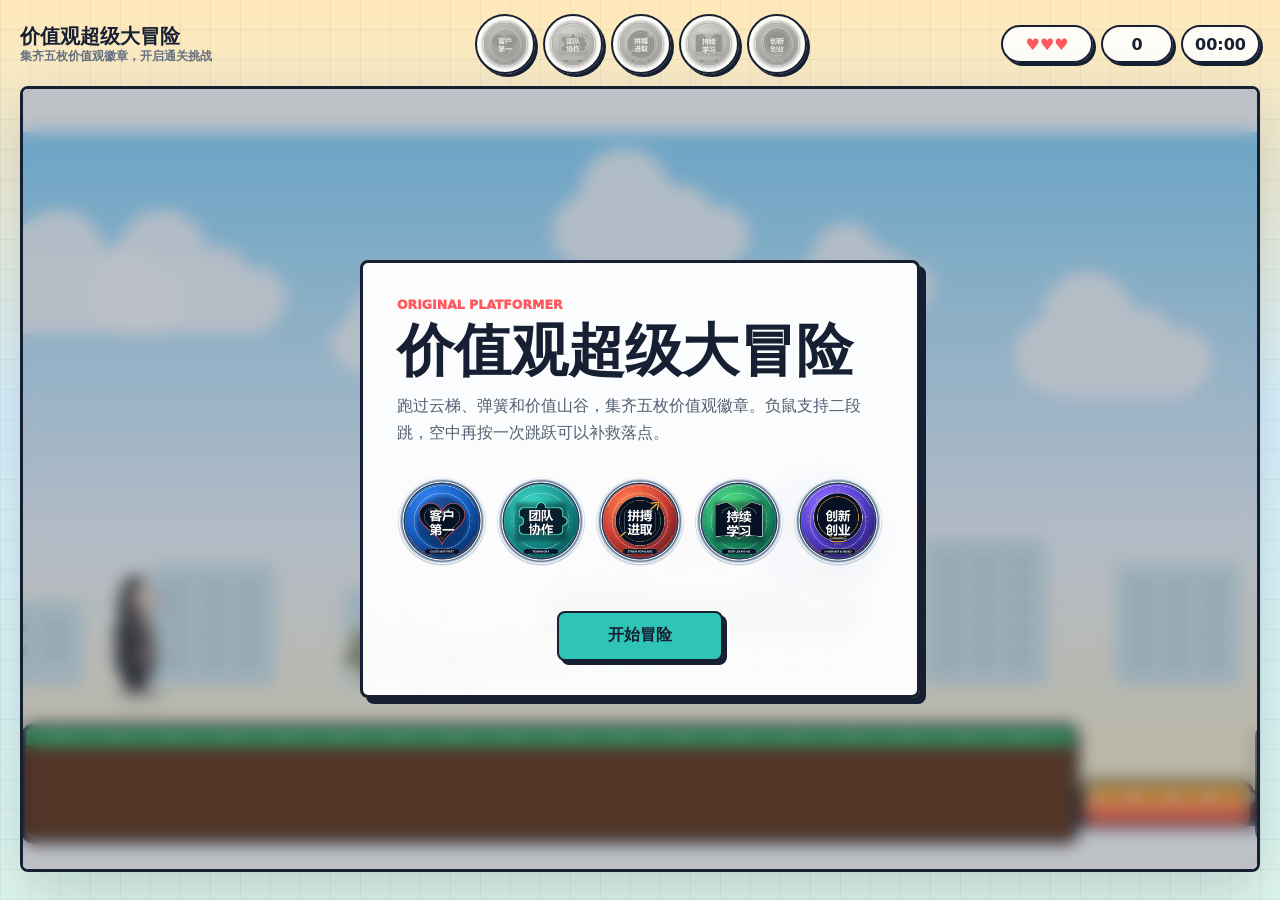
<file: index.html>
<!doctype html>
<html lang="zh-CN">
  <head>
    <meta charset="UTF-8" />
    <meta name="viewport" content="width=device-width, initial-scale=1.0, viewport-fit=cover, user-scalable=no" />
    <meta name="mobile-web-app-capable" content="yes" />
    <meta name="apple-mobile-web-app-capable" content="yes" />
    <meta name="apple-mobile-web-app-title" content="价值观超级大冒险" />
    <meta name="screen-orientation" content="landscape" />
    <meta name="x5-orientation" content="landscape" />
    <meta name="full-screen" content="yes" />
    <meta name="x5-fullscreen" content="true" />
    <meta name="browsermode" content="application" />
    <meta name="x5-page-mode" content="app" />
    <meta
      name="description"
      content="原创横版跳跃小游戏：操控负鼠穿过彩色关卡，收集五枚价值观徽章。"
    />
    <title>价值观超级大冒险</title>
    <link rel="preload" as="image" type="image/webp" href="assets/optimized/value-badges/客户第一.webp" />
    <link rel="preload" as="image" type="image/webp" href="assets/optimized/value-badges/团队协作.webp" />
    <link rel="preload" as="image" type="image/webp" href="assets/optimized/value-badges/拼搏进取.webp" />
    <link rel="preload" as="image" type="image/webp" href="assets/optimized/value-badges/持续学习.webp" />
    <link rel="preload" as="image" type="image/webp" href="assets/optimized/value-badges/创新创业.webp" />
    <link rel="preload" as="image" type="image/webp" href="assets/optimized/opossum-q-sprite.webp" />
    <link rel="stylesheet" href="styles.css?v=20260615-fast-webp1" />
    <script src="app.js?v=20260615-fast-webp1" defer></script>
  </head>
  <body>
    <main class="game-shell" aria-label="价值观超级大冒险">
      <header class="hud">
        <div class="brand">
          <div>
            <strong>价值观超级大冒险</strong>
            <span>集齐五枚价值观徽章，开启通关挑战</span>
          </div>
        </div>

        <div id="badgeRack" class="badge-rack" aria-label="价值观徽章"></div>

        <div class="meters" aria-label="当前状态">
          <span id="heartMeter" class="meter">♥♥♥</span>
          <span id="scoreMeter" class="meter">0</span>
          <span id="timeMeter" class="meter">00:00</span>
        </div>
      </header>

      <section class="stage-frame" aria-label="游戏舞台">
        <canvas id="gameCanvas" width="960" height="540"></canvas>
        <div id="toast" class="toast" role="status" aria-live="polite"></div>
        <div id="overlay" class="overlay is-visible">
          <div class="modal">
            <p class="eyebrow">ORIGINAL PLATFORMER</p>
            <h1 id="overlayTitle">价值观超级大冒险</h1>
            <p id="overlayText">跑过云梯、弹簧和价值山谷，集齐五枚价值观徽章。负鼠支持二段跳，空中再按一次跳跃可以补救落点。</p>
            <div id="overlayBadges" class="overlay-badges" aria-label="徽章清单"></div>
            <div id="overlayMeaning" class="meaning-panel" hidden></div>
            <div class="modal__actions">
              <button id="startButton" class="primary-button" type="button">开始冒险</button>
            </div>
          </div>
        </div>
      </section>

      <nav class="touch-controls" aria-label="触控操作">
        <button type="button" data-hold="left" aria-label="向左">←</button>
        <button type="button" data-tap="jump" aria-label="跳跃">↑</button>
        <button type="button" data-hold="right" aria-label="向右">→</button>
      </nav>
    </main>
    <div class="orientation-hint" aria-live="polite">
      <div>
        <strong>请横屏体验</strong>
        <span>价值观超级大冒险横屏游玩更顺手</span>
        <button id="orientationContinue" class="orientation-continue" type="button">已横屏，进入游戏</button>
      </div>
    </div>
  </body>
</html>
</file>
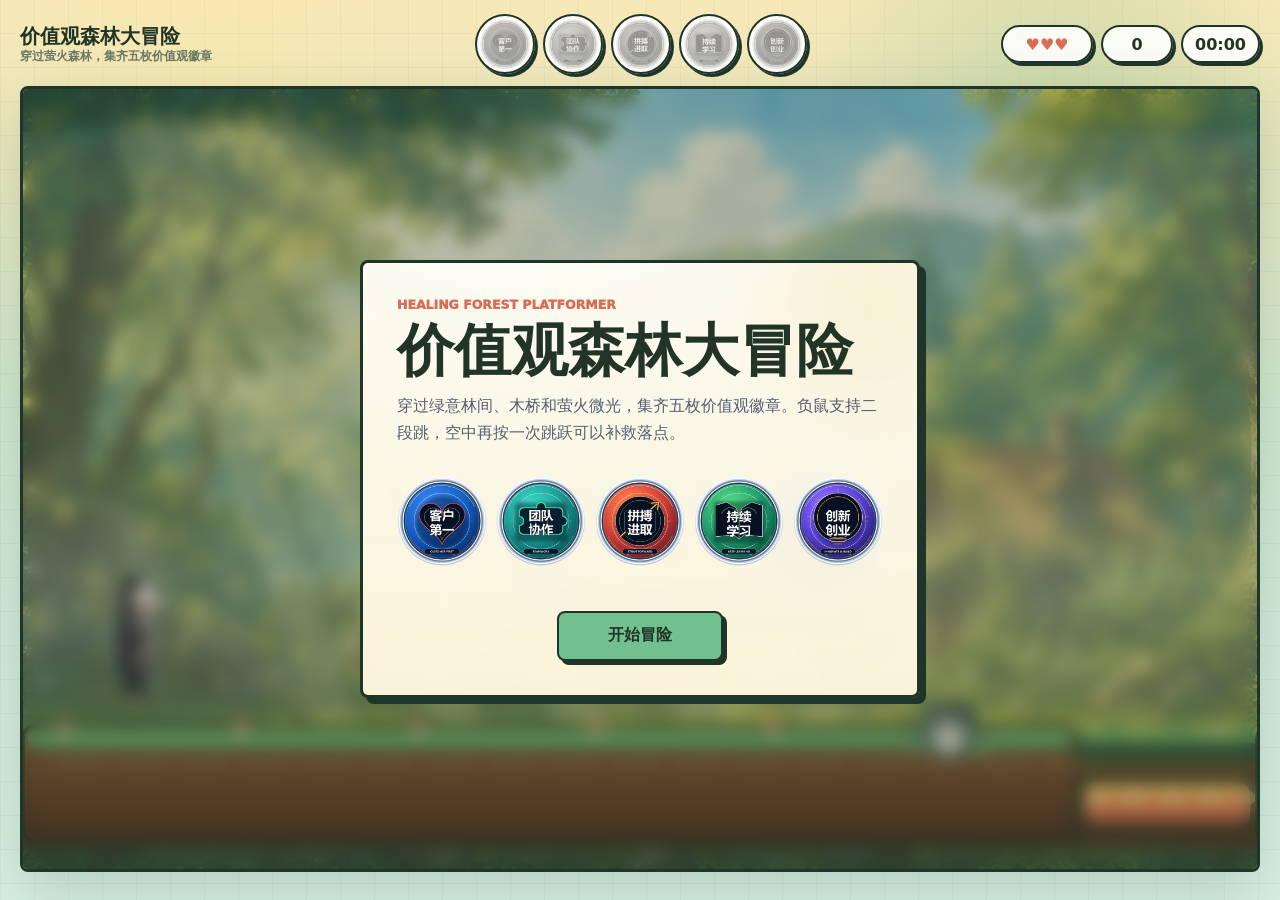
<file: forest/index.html>
<!doctype html>
<html lang="zh-CN">
  <head>
    <meta charset="UTF-8" />
    <meta name="viewport" content="width=device-width, initial-scale=1.0, viewport-fit=cover, user-scalable=no" />
    <meta name="mobile-web-app-capable" content="yes" />
    <meta name="apple-mobile-web-app-capable" content="yes" />
    <meta name="apple-mobile-web-app-title" content="价值观森林大冒险" />
    <meta name="screen-orientation" content="landscape" />
    <meta name="x5-orientation" content="landscape" />
    <meta name="full-screen" content="yes" />
    <meta name="x5-fullscreen" content="true" />
    <meta name="browsermode" content="application" />
    <meta name="x5-page-mode" content="app" />
    <meta
      name="description"
      content="原创横版跳跃小游戏：操控负鼠穿过治愈森林、萤火微光和林间小屋，收集五枚价值观徽章。"
    />
    <title>价值观森林大冒险</title>
    <link rel="preload" as="image" type="image/webp" href="assets/optimized/value-badges/客户第一.webp" />
    <link rel="preload" as="image" type="image/webp" href="assets/optimized/value-badges/团队协作.webp" />
    <link rel="preload" as="image" type="image/webp" href="assets/optimized/value-badges/拼搏进取.webp" />
    <link rel="preload" as="image" type="image/webp" href="assets/optimized/value-badges/持续学习.webp" />
    <link rel="preload" as="image" type="image/webp" href="assets/optimized/value-badges/创新创业.webp" />
    <link rel="preload" as="image" type="image/webp" href="assets/optimized/opossum-q-sprite.webp" />
    <link rel="preload" as="image" type="image/webp" href="assets/backgrounds/healing-forest-bg.webp" />
    <link rel="stylesheet" href="styles.css?v=20260622-forest5" />
    <script src="app.js?v=20260622-forest5" defer></script>
  </head>
  <body>
    <main class="game-shell" aria-label="价值观森林大冒险">
      <header class="hud">
        <div class="brand">
          <div>
            <strong>价值观森林大冒险</strong>
            <span>穿过萤火森林，集齐五枚价值观徽章</span>
          </div>
        </div>

        <div id="badgeRack" class="badge-rack" aria-label="价值观徽章"></div>

        <div class="meters" aria-label="当前状态">
          <span id="heartMeter" class="meter">♥♥♥</span>
          <span id="scoreMeter" class="meter">0</span>
          <span id="timeMeter" class="meter">00:00</span>
        </div>
      </header>

      <section class="stage-frame" aria-label="游戏舞台">
        <canvas id="gameCanvas" width="960" height="540"></canvas>
        <div id="toast" class="toast" role="status" aria-live="polite"></div>
        <div id="overlay" class="overlay is-visible">
          <div class="modal">
            <p class="eyebrow">HEALING FOREST PLATFORMER</p>
            <h1 id="overlayTitle">价值观森林大冒险</h1>
            <p id="overlayText">穿过绿意林间、木桥和萤火微光，集齐五枚价值观徽章。负鼠支持二段跳，空中再按一次跳跃可以补救落点。</p>
            <div id="overlayBadges" class="overlay-badges" aria-label="徽章清单"></div>
            <div id="overlayMeaning" class="meaning-panel" hidden></div>
            <div class="modal__actions">
              <button id="startButton" class="primary-button" type="button">开始冒险</button>
            </div>
          </div>
        </div>
      </section>

      <nav class="touch-controls" aria-label="触控操作">
        <button type="button" data-hold="left" aria-label="向左">←</button>
        <button type="button" data-tap="jump" aria-label="跳跃">↑</button>
        <button type="button" data-hold="right" aria-label="向右">→</button>
      </nav>
    </main>
    <div class="orientation-hint" aria-live="polite">
      <div>
        <strong>请横屏体验</strong>
        <span>价值观森林大冒险横屏游玩更顺手</span>
        <button id="orientationContinue" class="orientation-continue" type="button">已横屏，进入游戏</button>
      </div>
    </div>
  </body>
</html>
</file>
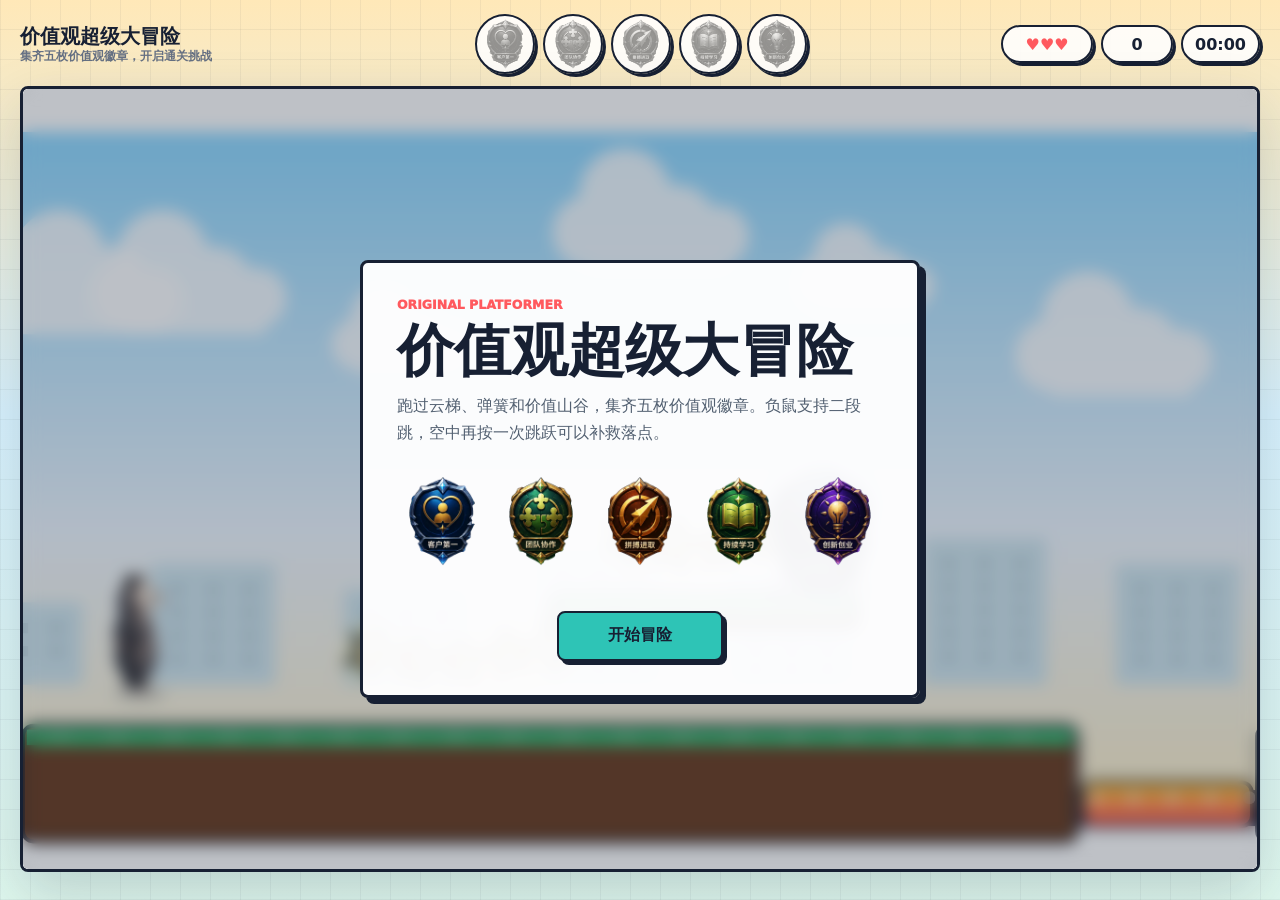
<file: new/index.html>
<!doctype html>
<html lang="zh-CN">
  <head>
    <meta charset="UTF-8" />
    <meta name="viewport" content="width=device-width, initial-scale=1.0, viewport-fit=cover, user-scalable=no" />
    <meta name="mobile-web-app-capable" content="yes" />
    <meta name="apple-mobile-web-app-capable" content="yes" />
    <meta name="apple-mobile-web-app-title" content="价值观超级大冒险" />
    <meta
      name="description"
      content="原创横版跳跃小游戏：操控负鼠穿过彩色关卡，收集五枚价值观徽章。"
    />
    <title>价值观超级大冒险</title>
    <link rel="preload" as="image" href="assets/optimized-new-badges/01_客户第一.webp" type="image/webp" />
    <link rel="preload" as="image" href="assets/optimized-new-badges/02_团队协作.webp" type="image/webp" />
    <link rel="preload" as="image" href="assets/optimized-new-badges/03_拼搏进取.webp" type="image/webp" />
    <link rel="preload" as="image" href="assets/optimized-new-badges/04_持续学习.webp" type="image/webp" />
    <link rel="preload" as="image" href="assets/optimized-new-badges/05_创新创业.webp" type="image/webp" />
    <link rel="preload" as="image" href="assets/opossum-q-sprite.webp" type="image/webp" />
    <link rel="stylesheet" href="styles.css?v=new-fast-assets1" />
    <script src="app.js?v=new-fast-assets1" defer></script>
  </head>
  <body>
    <main class="game-shell" aria-label="价值观超级大冒险">
      <header class="hud">
        <div class="brand">
          <div>
            <strong>价值观超级大冒险</strong>
            <span>集齐五枚价值观徽章，开启通关挑战</span>
          </div>
        </div>

        <div id="badgeRack" class="badge-rack" aria-label="价值观徽章"></div>

        <div class="meters" aria-label="当前状态">
          <span id="heartMeter" class="meter">♥♥♥</span>
          <span id="scoreMeter" class="meter">0</span>
          <span id="timeMeter" class="meter">00:00</span>
        </div>
      </header>

      <section class="stage-frame" aria-label="游戏舞台">
        <canvas id="gameCanvas" width="960" height="540"></canvas>
        <div id="toast" class="toast" role="status" aria-live="polite"></div>
        <div id="overlay" class="overlay is-visible">
          <div class="modal">
            <p class="eyebrow">ORIGINAL PLATFORMER</p>
            <h1 id="overlayTitle">价值观超级大冒险</h1>
            <p id="overlayText">跑过云梯、弹簧和价值山谷，集齐五枚价值观徽章。负鼠支持二段跳，空中再按一次跳跃可以补救落点。</p>
            <div id="overlayBadges" class="overlay-badges" aria-label="徽章清单"></div>
            <div id="overlayMeaning" class="meaning-panel" hidden></div>
            <div class="modal__actions">
              <button id="startButton" class="primary-button" type="button">开始冒险</button>
            </div>
          </div>
        </div>
      </section>

      <nav class="touch-controls" aria-label="触控操作">
        <button type="button" data-hold="left" aria-label="向左">←</button>
        <button type="button" data-tap="jump" aria-label="跳跃">↑</button>
        <button type="button" data-hold="right" aria-label="向右">→</button>
      </nav>
    </main>
    <div class="orientation-hint" aria-live="polite">
      <div>
        <strong>请横屏体验</strong>
        <span>价值观超级大冒险横屏游玩更顺手</span>
      </div>
    </div>
  </body>
</html>
</file>
<file: styles.css>
:root {
  color-scheme: light;
  --ink: #172033;
  --muted: #657083;
  --paper: #fffaf0;
  --surface: #ffffff;
  --line: #172033;
  --red: #ff595e;
  --blue: #1982c4;
  --teal: #2ec4b6;
  --yellow: #ffca3a;
  --purple: #6a4c93;
  --shadow: 0 22px 58px rgba(23, 32, 51, 0.18);
  --hard-shadow: 6px 6px 0 var(--line);
  --radius: 8px;
  font-family:
    "PingFang SC", "Microsoft YaHei", "Noto Sans CJK SC", system-ui, -apple-system, BlinkMacSystemFont,
    sans-serif;
}

* {
  box-sizing: border-box;
}

html,
body {
  min-height: 100%;
  margin: 0;
}

body {
  overflow: hidden;
  color: var(--ink);
  background:
    linear-gradient(90deg, rgba(23, 32, 51, 0.05) 1px, transparent 1px),
    linear-gradient(0deg, rgba(23, 32, 51, 0.05) 1px, transparent 1px),
    linear-gradient(180deg, #ffe8b8 0%, #d8f3ff 46%, #dff8ee 100%);
  background-size: 30px 30px, 30px 30px, auto;
}

button {
  appearance: none;
  -webkit-appearance: none;
  font: inherit;
  color: inherit;
  cursor: pointer;
  outline: none;
  -webkit-user-drag: none;
  -webkit-tap-highlight-color: transparent;
  caret-color: transparent;
}

button:focus,
button:focus-visible {
  outline: none;
}

h1,
p {
  margin: 0;
}

.game-shell {
  display: grid;
  grid-template-rows: auto minmax(0, 1fr) auto;
  width: min(1240px, calc(100vw - 24px));
  height: 100vh;
  margin: 0 auto;
  padding: 14px 0 16px;
  gap: 12px;
  min-width: 0;
}

.hud {
  display: grid;
  grid-template-columns: auto minmax(0, 1fr) auto;
  gap: 14px;
  align-items: center;
  min-width: 0;
}

.brand {
  display: inline-flex;
  align-items: center;
  min-width: 260px;
}

.brand strong,
.brand span {
  display: block;
  line-height: 1.2;
  white-space: nowrap;
}

.brand strong {
  font-size: 1.24rem;
  letter-spacing: 0;
}

.brand span {
  color: var(--muted);
  font-size: 0.76rem;
  font-weight: 800;
}

.badge-rack,
.meters {
  display: flex;
  flex-wrap: wrap;
  gap: 8px;
  align-items: center;
}

.badge-rack {
  justify-content: center;
}

.meters {
  justify-content: flex-end;
}

.badge-chip,
.meter {
  display: inline-flex;
  align-items: center;
  min-height: 38px;
  border: 2px solid var(--line);
  border-radius: 999px;
  background: rgba(255, 255, 255, 0.88);
  box-shadow: 3px 3px 0 var(--line);
  font-weight: 900;
}

.badge-chip {
  justify-content: center;
  padding: 3px;
  color: rgba(23, 32, 51, 0.54);
}

.badge-chip b {
  display: grid;
  width: 50px;
  height: 50px;
  place-items: center;
  border: 0;
  border-radius: 0;
  background: transparent;
  font-size: 0.83rem;
}

.badge-chip.is-collected {
  color: var(--ink);
  background: color-mix(in srgb, var(--badge-color) 28%, white);
}

.badge-chip.is-collected b {
  background: transparent;
  color: #ffffff;
}

.badge-chip img,
.overlay-badges img {
  width: 100%;
  height: 100%;
  object-fit: contain;
  transform: none;
}

.badge-chip img {
  opacity: 0.46;
  filter: grayscale(1) saturate(0) brightness(0.92) contrast(0.9);
  transition:
    filter 0.22s ease,
    opacity 0.22s ease,
    transform 0.22s ease;
}

.badge-chip.is-collected img {
  opacity: 1;
  filter: none;
  transform: scale(1.06);
}

.meter {
  justify-content: center;
  min-width: 72px;
  padding: 0 12px;
}

#heartMeter {
  min-width: 92px;
  color: var(--red);
}

.stage-frame {
  position: relative;
  display: grid;
  place-items: center;
  overflow: hidden;
  width: 100%;
  min-width: 0;
  min-height: 0;
  border: 3px solid var(--line);
  border-radius: var(--radius);
  background: #ffffff;
  box-shadow: var(--shadow);
}

canvas {
  display: block;
  width: 100%;
  max-width: 100%;
  height: 100%;
  max-height: 100%;
  aspect-ratio: 16 / 9;
}

.toast {
  position: absolute;
  left: 50%;
  top: 18px;
  z-index: 3;
  transform: translate(-50%, -12px);
  max-width: min(520px, calc(100% - 32px));
  border: 2px solid var(--line);
  border-radius: 999px;
  padding: 9px 16px;
  background: #ffffff;
  box-shadow: var(--hard-shadow);
  font-weight: 950;
  text-align: center;
  opacity: 0;
  pointer-events: none;
  transition:
    opacity 0.18s ease,
    transform 0.18s ease;
}

.toast.is-visible {
  opacity: 1;
  transform: translate(-50%, 0);
}

.overlay {
  position: absolute;
  inset: 0;
  z-index: 4;
  display: none;
  place-items: center;
  padding: 18px;
  overflow: hidden;
  background: rgba(23, 32, 51, 0.28);
  backdrop-filter: blur(8px);
}

.overlay.is-visible {
  display: grid;
}

.modal {
  width: min(560px, 100%);
  max-width: 100%;
  min-width: 0;
  max-height: 100%;
  border: 3px solid var(--line);
  border-radius: var(--radius);
  padding: clamp(20px, 4vw, 34px);
  background: rgba(255, 255, 255, 0.96);
  box-shadow: var(--hard-shadow);
  overflow: auto;
}

.overlay.is-complete .modal {
  width: min(860px, 100%);
  padding: clamp(18px, 3vw, 28px);
}

.eyebrow {
  margin-bottom: 10px;
  color: var(--red);
  font-size: 0.78rem;
  font-weight: 950;
  letter-spacing: 0;
}

.modal h1 {
  font-size: clamp(2.1rem, 5.6vw, 3.55rem);
  line-height: 1.02;
  white-space: nowrap;
  word-break: keep-all;
}

.modal p:not(.eyebrow) {
  margin-top: 12px;
  color: #526071;
  line-height: 1.7;
  overflow-wrap: anywhere;
}

.overlay-badges {
  display: grid;
  grid-template-columns: repeat(5, minmax(0, 1fr));
  gap: 8px;
  margin-top: 18px;
}

.overlay-badges span {
  display: grid;
  gap: 6px;
  min-height: 112px;
  place-items: center;
  border: 0;
  border-radius: var(--radius);
  padding: 0;
  background: transparent;
  font-size: 0.76rem;
  font-weight: 900;
  text-align: center;
  overflow-wrap: anywhere;
}

.overlay-badges b {
  display: grid;
  width: 90px;
  height: 90px;
  place-items: center;
  border: 0;
  border-radius: 0;
  background: transparent;
  color: #ffffff;
}

.overlay-badges strong,
.overlay-badges small {
  display: none;
}

.overlay.is-complete .overlay-badges {
  grid-template-columns: repeat(5, minmax(0, 1fr));
}

.overlay.is-complete .overlay-badges span {
  min-height: 106px;
  align-content: center;
  background: transparent;
}

.overlay.is-complete .overlay-badges b {
  width: 96px;
  height: 96px;
  background: transparent;
}

.overlay.is-complete .overlay-badges strong,
.overlay.is-complete .overlay-badges small {
  display: block;
}

.overlay.is-complete .overlay-badges small {
  color: var(--muted);
  font-size: 0.72rem;
  line-height: 1.35;
}

.meaning-panel {
  display: grid;
  gap: 12px;
  margin-top: 14px;
}

.achievement-card {
  display: grid;
  grid-template-columns: auto minmax(0, 1fr);
  gap: 14px;
  align-items: start;
  padding: 14px 0 0;
  border-top: 2px solid rgba(23, 32, 51, 0.16);
}

.achievement-card__seal {
  display: grid;
  width: 54px;
  height: 54px;
  place-items: center;
  border: 3px solid var(--line);
  border-radius: 50%;
  background: var(--teal);
  box-shadow: 4px 4px 0 var(--line);
  color: #ffffff;
  font-size: 1.8rem;
  font-weight: 950;
}

.achievement-card__label {
  margin: 0 0 5px;
  color: var(--red);
  font-size: 0.74rem;
  font-weight: 950;
  letter-spacing: 0;
}

.achievement-card h2 {
  margin: 0;
  font-size: 1.28rem;
  line-height: 1.2;
}

.completion-stats {
  display: grid;
  grid-template-columns: repeat(3, minmax(0, 1fr));
  gap: 10px;
}

.completion-stats span {
  display: grid;
  gap: 5px;
  align-content: center;
  min-height: 76px;
  border: 2px solid var(--line);
  border-radius: var(--radius);
  padding: 10px;
  background: #fffaf0;
  box-shadow: 3px 3px 0 var(--line);
  text-align: center;
}

.completion-stats b {
  font-size: 1.12rem;
  line-height: 1.12;
  overflow-wrap: anywhere;
}

.completion-stats small {
  color: var(--muted);
  font-size: 0.76rem;
  font-weight: 900;
}

.value-actions {
  display: grid;
  gap: 8px;
  padding: 14px 0 0;
  border-top: 2px solid rgba(23, 32, 51, 0.16);
}

.value-actions p {
  margin: 0;
  color: var(--ink);
  font-weight: 950;
}

.value-actions ul {
  display: grid;
  gap: 7px;
  margin: 0;
  padding: 0;
  list-style: none;
}

.value-actions li {
  position: relative;
  padding-left: 18px;
  color: #526071;
  line-height: 1.48;
}

.value-actions li::before {
  content: "";
  position: absolute;
  left: 0;
  top: 0.62em;
  width: 8px;
  height: 8px;
  border: 2px solid var(--line);
  border-radius: 50%;
  background: var(--yellow);
}

.modal__actions {
  display: flex;
  flex-wrap: wrap;
  gap: 10px;
  justify-content: center;
  margin-top: 20px;
}

.overlay.is-complete .modal__actions {
  position: sticky;
  bottom: 0;
  z-index: 2;
  margin-top: 14px;
  padding-top: 12px;
  border-top: 2px solid rgba(23, 32, 51, 0.16);
  background: linear-gradient(180deg, rgba(255, 255, 255, 0.86), #ffffff 32%);
}

.primary-button {
  min-width: 166px;
  min-height: 50px;
  border: 2px solid var(--line);
  border-radius: var(--radius);
  padding: 0 18px;
  box-shadow: 4px 4px 0 var(--line);
  font-weight: 950;
  transition:
    transform 0.16s ease,
    box-shadow 0.16s ease;
}

.primary-button {
  background: var(--teal);
}

.primary-button:disabled {
  cursor: wait;
  opacity: 0.72;
  transform: none;
  box-shadow: 4px 4px 0 var(--line);
}

.primary-button:hover,
.touch-controls button:hover {
  transform: translate(-2px, -2px);
  box-shadow: 6px 6px 0 var(--line);
}

.primary-button:disabled:hover {
  transform: none;
  box-shadow: 4px 4px 0 var(--line);
}

.touch-controls {
  display: none;
  grid-template-columns: repeat(3, 58px);
  justify-content: center;
  gap: 12px;
}

.touch-controls button {
  height: 54px;
  border: 2px solid var(--line);
  border-radius: var(--radius);
  background: rgba(255, 255, 255, 0.92);
  box-shadow: 4px 4px 0 var(--line);
  font-size: 1.35rem;
  font-weight: 950;
}

.orientation-hint {
  display: none;
}

@media (max-width: 980px) {
  .game-shell {
    width: min(calc(100vw - 14px), 760px);
    padding-top: 8px;
  }

  .hud {
    grid-template-columns: 1fr;
  }

  .brand,
  .badge-rack,
  .meters {
    justify-content: center;
  }

  .brand {
    min-width: 0;
  }

  .touch-controls {
    display: grid;
  }
}

@media (max-width: 620px) {
  body {
    overflow: auto;
  }

  .game-shell {
    height: 100svh;
  }

  .brand span,
  .badge-chip span {
    display: none;
  }

  .badge-rack {
    gap: 6px;
  }

  .badge-chip {
    padding: 3px;
  }

  .badge-chip b {
    width: 36px;
    height: 36px;
  }

  .overlay-badges {
    grid-template-columns: repeat(2, minmax(0, 1fr));
  }

  .overlay.is-complete .overlay-badges,
  .completion-stats {
    grid-template-columns: 1fr;
  }

  .achievement-card {
    grid-template-columns: 1fr;
    gap: 10px;
  }

  .achievement-card__seal {
    width: 48px;
    height: 48px;
    font-size: 1.35rem;
  }

  .modal {
    max-height: calc(100% - 18px);
    overflow: auto;
    padding: 18px;
  }

  .modal h1 {
    font-size: clamp(1.86rem, 9vw, 2.35rem);
  }

  .modal p:not(.eyebrow) {
    line-height: 1.55;
  }

  .modal__actions,
  .primary-button {
    width: 100%;
  }

  .primary-button {
    min-height: 46px;
  }

  .overlay-badges {
    gap: 8px;
    margin-top: 14px;
  }

  .overlay-badges span {
    min-height: 96px;
    font-size: 0.72rem;
  }

  .overlay.is-complete .overlay-badges span {
    min-height: 118px;
  }

  .overlay-badges b {
    width: 78px;
    height: 78px;
  }

  .overlay.is-complete .overlay-badges b {
    width: 96px;
    height: 96px;
  }
}

@media (pointer: coarse) {
  *,
  *::before,
  *::after {
    -webkit-user-select: none;
    user-select: none;
    -webkit-touch-callout: none;
  }

  ::selection {
    background: transparent;
  }

  html,
  body {
    width: 100%;
    height: var(--app-height, 100dvh);
    overflow: hidden;
    overscroll-behavior: none;
  }

  body {
    position: fixed;
    inset: 0;
    touch-action: none;
    user-select: none;
    -webkit-tap-highlight-color: transparent;
  }

  button,
  canvas {
    touch-action: none;
    user-select: none;
  }

  .game-shell {
    grid-template-rows: auto minmax(0, 1fr);
    width: 100vw;
    height: var(--app-height, 100dvh);
    min-height: 0;
  }

  .overlay {
    position: fixed;
    inset: 0;
    z-index: 20;
    padding:
      max(8px, env(safe-area-inset-top))
      max(8px, env(safe-area-inset-right))
      max(8px, env(safe-area-inset-bottom))
      max(8px, env(safe-area-inset-left));
  }

  .modal {
    width: min(720px, calc(100vw - 20px));
    max-height: calc(var(--app-height, 100dvh) - 18px);
    padding: clamp(12px, 3vh, 18px);
    overflow: auto;
    -webkit-overflow-scrolling: touch;
  }

  .eyebrow {
    margin-bottom: 6px;
    font-size: 0.68rem;
  }

  .modal h1 {
    font-size: clamp(1.5rem, 5.2vh, 2.05rem);
    line-height: 1.04;
  }

  .modal p:not(.eyebrow) {
    margin-top: 8px;
    font-size: 0.86rem;
    line-height: 1.42;
  }

  .overlay-badges {
    gap: 5px;
    margin-top: 10px;
  }

  .overlay-badges span {
    min-height: 58px;
  }

  .overlay-badges b {
    width: clamp(44px, 11vh, 64px);
    height: clamp(44px, 11vh, 64px);
  }

  .overlay.is-complete .modal {
    width: min(780px, calc(100vw - 20px));
  }

  .overlay.is-complete .overlay-badges span {
    min-height: 62px;
  }

  .overlay.is-complete .overlay-badges b {
    width: clamp(48px, 11vh, 68px);
    height: clamp(48px, 11vh, 68px);
  }

  .achievement-card {
    gap: 10px;
    padding-top: 10px;
  }

  .achievement-card__seal {
    width: 44px;
    height: 44px;
    font-size: 1.28rem;
  }

  .achievement-card h2 {
    font-size: 1.05rem;
  }

  .completion-stats {
    gap: 6px;
  }

  .completion-stats span {
    min-height: 54px;
    padding: 7px;
  }

  .completion-stats b {
    font-size: 0.94rem;
  }

  .completion-stats small,
  .value-actions li {
    font-size: 0.72rem;
  }

  .modal__actions {
    margin-top: 10px;
  }

  .overlay.is-complete .modal__actions {
    position: static;
    margin-top: 8px;
    padding-top: 8px;
    background: transparent;
  }

  .primary-button {
    min-width: 138px;
    min-height: 40px;
    padding: 0 14px;
  }

  .touch-controls {
    position: fixed;
    z-index: 12;
    left: 0;
    right: 0;
    bottom: max(10px, env(safe-area-inset-bottom));
    pointer-events: none;
  }

  .touch-controls button {
    pointer-events: auto;
    border-radius: 12px;
    background: rgba(255, 255, 255, 0.88);
    backdrop-filter: blur(8px);
  }

  .primary-button:hover,
  .touch-controls button:hover {
    transform: none;
  }

  body.has-overlay .touch-controls {
    display: none;
  }

  body.is-loading-assets .touch-controls {
    display: none;
  }
}

@media (pointer: coarse) {
  .game-shell {
    padding:
      max(4px, env(safe-area-inset-top))
      max(8px, env(safe-area-inset-right))
      max(6px, env(safe-area-inset-bottom))
      max(8px, env(safe-area-inset-left));
    gap: 5px;
  }

  .hud {
    grid-template-columns: minmax(132px, 0.85fr) minmax(0, 1.15fr) auto;
    gap: 7px;
  }

  .brand {
    min-width: 0;
  }

  .brand strong {
    font-size: clamp(0.86rem, 3.3vh, 1.06rem);
  }

  .brand span {
    display: none;
  }

  .badge-rack {
    gap: 4px;
  }

  .badge-chip {
    min-height: 28px;
    padding: 2px;
    box-shadow: 2px 2px 0 var(--line);
  }

  .badge-chip b {
    width: clamp(28px, 8.5vh, 42px);
    height: clamp(28px, 8.5vh, 42px);
  }

  .meters {
    gap: 5px;
  }

  .meter {
    min-width: 56px;
    min-height: 28px;
    padding: 0 8px;
    box-shadow: 2px 2px 0 var(--line);
    font-size: clamp(0.78rem, 3vh, 0.9rem);
  }

  #heartMeter {
    min-width: 68px;
  }

  .stage-frame {
    align-self: stretch;
    justify-self: center;
    width: auto;
    max-width: 100%;
    height: 100%;
    min-height: 0;
    aspect-ratio: 16 / 9;
    border-width: 2px;
  }

  .touch-controls {
    display: grid;
    grid-template-columns:
      clamp(58px, 13vh, 78px)
      clamp(58px, 13vh, 78px)
      minmax(52px, 1fr)
      clamp(72px, 16vh, 96px);
    align-items: end;
    gap: clamp(8px, 2vw, 14px);
    padding: 0 max(12px, env(safe-area-inset-right)) 0 max(12px, env(safe-area-inset-left));
  }

  .touch-controls button {
    width: 100%;
    height: clamp(48px, 12vh, 68px);
    font-size: clamp(1.2rem, 5vh, 1.8rem);
  }

  .touch-controls [data-hold="left"] {
    grid-column: 1;
  }

  .touch-controls [data-hold="right"] {
    grid-column: 2;
  }

  .touch-controls [data-tap="jump"] {
    grid-column: 4;
    height: clamp(56px, 14vh, 78px);
    background: rgba(46, 196, 182, 0.92);
  }

  .overlay.is-complete .modal {
    display: grid;
    position: relative;
    grid-template-columns: minmax(0, 1fr) auto;
    grid-template-areas:
      "eyebrow actions"
      "title actions"
      "intro intro"
      "badges badges"
      "meaning meaning";
    align-content: start;
    gap: 5px 14px;
    width: min(920px, calc(100vw - 36px));
    max-height: calc(var(--app-height, 100dvh) - 26px);
    padding: 10px 18px 12px;
    overflow: hidden;
  }

  .overlay.is-complete .eyebrow {
    grid-area: eyebrow;
    margin-bottom: 0;
  }

  .overlay.is-complete .modal h1 {
    grid-area: title;
    font-size: clamp(1.4rem, 5.2vh, 1.95rem);
  }

  .overlay.is-complete #overlayText {
    grid-area: intro;
    margin-top: 0;
    font-size: clamp(0.72rem, 2.45vh, 0.82rem);
    line-height: 1.24;
  }

  .overlay.is-complete .overlay-badges {
    grid-area: badges;
    width: min(620px, 100%);
    justify-self: center;
    gap: clamp(6px, 2vw, 18px);
    margin: 0;
  }

  .overlay.is-complete .overlay-badges span {
    min-height: 42px;
  }

  .overlay.is-complete .overlay-badges b {
    width: clamp(38px, 9vh, 52px);
    height: clamp(38px, 9vh, 52px);
  }

  .overlay.is-complete .meaning-panel {
    grid-area: meaning;
    display: grid;
    grid-template-columns: minmax(0, 1.05fr) minmax(260px, 0.95fr);
    gap: 12px;
    align-items: stretch;
    margin-top: 0;
  }

  .overlay.is-complete .achievement-card {
    grid-template-columns: auto minmax(0, 1fr);
    gap: 10px;
    align-content: center;
    padding-top: 0;
    border-top: 0;
  }

  .overlay.is-complete .achievement-card__seal {
    width: 34px;
    height: 34px;
    border-width: 2px;
    box-shadow: 2px 2px 0 var(--line);
    font-size: 1.12rem;
  }

  .overlay.is-complete .achievement-card__label {
    margin-bottom: 2px;
    font-size: 0.62rem;
  }

  .overlay.is-complete .achievement-card h2 {
    font-size: clamp(0.92rem, 2.8vh, 1.06rem);
  }

  .overlay.is-complete .achievement-card p:not(.achievement-card__label) {
    margin-top: 4px;
    font-size: clamp(0.62rem, 2.05vh, 0.72rem);
    line-height: 1.26;
  }

  .overlay.is-complete .completion-stats {
    gap: 5px;
    align-self: center;
  }

  .overlay.is-complete .completion-stats span {
    min-height: 38px;
    padding: 4px;
    box-shadow: 2px 2px 0 var(--line);
  }

  .overlay.is-complete .completion-stats b {
    font-size: 0.72rem;
  }

  .overlay.is-complete .completion-stats small {
    font-size: 0.58rem;
  }

  .overlay.is-complete .value-actions {
    display: none;
  }

  .overlay.is-complete .modal__actions {
    grid-area: actions;
    align-self: center;
    justify-self: end;
    margin: 0;
    padding: 0;
    border-top: 0;
  }

  .overlay.is-complete .primary-button {
    min-height: 40px;
    min-width: 128px;
  }

  .orientation-hint {
    display: none;
  }
}

body.is-portrait-phone .game-shell {
  display: none;
}

body.is-forced-landscape {
  width: 100vw;
  height: var(--app-height, 100dvh);
  overflow: hidden;
}

body.is-forced-landscape .game-shell {
  position: fixed;
  top: 0;
  left: 100vw;
  display: grid;
  width: var(--app-height, 100dvh);
  height: 100vw;
  transform: rotate(90deg);
  transform-origin: top left;
}

body.is-forced-landscape .orientation-hint {
  display: none;
}

body.is-forced-landscape .overlay {
  position: absolute;
  inset: 0;
  padding: 6px;
}

body.is-forced-landscape .overlay.is-complete .modal {
  display: grid;
  grid-template-columns: minmax(0, 1fr) auto;
  grid-template-rows: auto auto auto minmax(0, 1fr);
  grid-template-areas:
    "title actions"
    "intro intro"
    "badges badges"
    "meaning meaning";
  align-content: start;
  gap: 4px 8px;
  width: calc(100% - 12px);
  height: calc(100% - 12px);
  max-height: calc(100% - 12px);
  padding: 8px 10px;
  overflow: hidden;
}

body.is-forced-landscape .overlay.is-complete .eyebrow {
  display: none;
}

body.is-forced-landscape .overlay.is-complete .modal h1 {
  grid-area: title;
  font-size: clamp(1rem, 4vh, 1.28rem);
  line-height: 1.08;
}

body.is-forced-landscape .overlay.is-complete #overlayText {
  grid-area: intro;
  margin-top: 0;
  font-size: clamp(0.58rem, 2.05vh, 0.7rem);
  line-height: 1.28;
}

body.is-forced-landscape .overlay.is-complete .overlay-badges {
  grid-area: badges;
  grid-template-columns: repeat(5, minmax(0, 1fr));
  gap: 6px;
  margin: 0;
}

body.is-forced-landscape .overlay.is-complete .overlay-badges span {
  min-height: 34px;
}

body.is-forced-landscape .overlay.is-complete .overlay-badges b {
  width: clamp(32px, 8.2vh, 44px);
  height: clamp(32px, 8.2vh, 44px);
}

body.is-forced-landscape .overlay.is-complete .meaning-panel {
  grid-area: meaning;
  display: grid;
  grid-template-columns: minmax(0, 1fr) minmax(190px, 0.82fr);
  gap: 8px;
  margin-top: 0;
  min-height: 0;
  overflow: hidden;
}

body.is-forced-landscape .overlay.is-complete .achievement-card {
  grid-template-columns: auto minmax(0, 1fr);
  gap: 8px;
  padding-top: 0;
  border-top: 0;
}

body.is-forced-landscape .overlay.is-complete .achievement-card__seal {
  width: 28px;
  height: 28px;
  border-width: 2px;
  box-shadow: 2px 2px 0 var(--line);
  font-size: 0.95rem;
}

body.is-forced-landscape .overlay.is-complete .achievement-card__label {
  margin-bottom: 1px;
  font-size: 0.55rem;
}

body.is-forced-landscape .overlay.is-complete .achievement-card h2 {
  font-size: clamp(0.76rem, 2.45vh, 0.9rem);
  line-height: 1.1;
}

body.is-forced-landscape .overlay.is-complete .achievement-card p:not(.achievement-card__label) {
  margin-top: 3px;
  font-size: clamp(0.55rem, 1.86vh, 0.64rem);
  line-height: 1.22;
}

body.is-forced-landscape .overlay.is-complete .completion-stats {
  grid-template-columns: repeat(3, minmax(0, 1fr));
  align-self: center;
  gap: 4px;
}

body.is-forced-landscape .overlay.is-complete .completion-stats span {
  min-height: 34px;
  padding: 3px;
  box-shadow: 2px 2px 0 var(--line);
}

body.is-forced-landscape .overlay.is-complete .completion-stats b {
  font-size: 0.66rem;
}

body.is-forced-landscape .overlay.is-complete .completion-stats small {
  font-size: 0.52rem;
}

body.is-forced-landscape .overlay.is-complete .value-actions {
  display: none;
}

body.is-forced-landscape .overlay.is-complete .modal__actions {
  grid-area: actions;
  align-self: center;
  justify-self: end;
  margin: 0;
  padding: 0;
  border-top: 0;
}

body.is-forced-landscape .overlay.is-complete .primary-button {
  min-width: 104px;
  min-height: 34px;
  padding: 0 10px;
  font-size: 0.76rem;
}

body.is-portrait-phone .orientation-hint {
  position: fixed;
  z-index: 40;
  inset: 0;
  display: grid;
  place-items: center;
  padding:
    max(22px, env(safe-area-inset-top))
    max(18px, env(safe-area-inset-right))
    max(22px, env(safe-area-inset-bottom))
    max(18px, env(safe-area-inset-left));
  background:
    linear-gradient(90deg, rgba(23, 32, 51, 0.05) 1px, transparent 1px),
    linear-gradient(0deg, rgba(23, 32, 51, 0.05) 1px, transparent 1px),
    linear-gradient(180deg, #ffe8b8 0%, #d8f3ff 52%, #dff8ee 100%);
  background-size: 30px 30px, 30px 30px, auto;
}

body.is-portrait-phone .orientation-hint > div {
  display: grid;
  gap: 8px;
  width: min(360px, calc(100vw - 36px));
  border: 3px solid var(--line);
  border-radius: var(--radius);
  padding: 22px 20px;
  background: rgba(255, 255, 255, 0.96);
  box-shadow: var(--hard-shadow);
  text-align: center;
}

body.is-portrait-phone .orientation-hint strong {
  font-size: 1.36rem;
  line-height: 1.15;
}

body.is-portrait-phone .orientation-hint span {
  color: var(--muted);
  font-size: 0.92rem;
  font-weight: 850;
  line-height: 1.45;
}

.orientation-continue {
  justify-self: center;
  min-width: 150px;
  min-height: 42px;
  margin-top: 8px;
  border: 2px solid var(--line);
  border-radius: var(--radius);
  padding: 0 16px;
  background: var(--teal);
  box-shadow: 4px 4px 0 var(--line);
  font-size: 0.94rem;
  font-weight: 950;
}
</file>
<file: forest/styles.css>
:root {
  color-scheme: light;
  --ink: #213426;
  --muted: #687865;
  --paper: #fff7de;
  --surface: #fffdf4;
  --line: #203529;
  --red: #d96c55;
  --blue: #5ea6bf;
  --teal: #72bf8f;
  --yellow: #f2c85b;
  --purple: #7b6aa7;
  --shadow: 0 22px 58px rgba(32, 53, 41, 0.18);
  --hard-shadow: 6px 6px 0 var(--line);
  --radius: 8px;
  font-family:
    "PingFang SC", "Microsoft YaHei", "Noto Sans CJK SC", system-ui, -apple-system, BlinkMacSystemFont,
    sans-serif;
}

* {
  box-sizing: border-box;
}

html,
body {
  min-height: 100%;
  margin: 0;
}

body {
  overflow: hidden;
  color: var(--ink);
  background:
    radial-gradient(circle at 16% 18%, rgba(255, 232, 146, 0.35), transparent 18%),
    radial-gradient(circle at 82% 12%, rgba(117, 184, 139, 0.32), transparent 20%),
    linear-gradient(90deg, rgba(32, 53, 41, 0.04) 1px, transparent 1px),
    linear-gradient(0deg, rgba(32, 53, 41, 0.04) 1px, transparent 1px),
    linear-gradient(180deg, #f8e8b7 0%, #cfe8d0 45%, #d7f1e4 100%);
  background-size: auto, auto, 34px 34px, 34px 34px, auto;
}

button {
  appearance: none;
  -webkit-appearance: none;
  font: inherit;
  color: inherit;
  cursor: pointer;
  outline: none;
  -webkit-user-drag: none;
  -webkit-tap-highlight-color: transparent;
  caret-color: transparent;
}

button:focus,
button:focus-visible {
  outline: none;
}

h1,
p {
  margin: 0;
}

.game-shell {
  display: grid;
  grid-template-rows: auto minmax(0, 1fr) auto;
  width: min(1240px, calc(100vw - 24px));
  height: 100vh;
  margin: 0 auto;
  padding: 14px 0 16px;
  gap: 12px;
  min-width: 0;
}

.hud {
  display: grid;
  grid-template-columns: auto minmax(0, 1fr) auto;
  gap: 14px;
  align-items: center;
  min-width: 0;
}

.brand {
  display: inline-flex;
  align-items: center;
  min-width: 260px;
}

.brand strong,
.brand span {
  display: block;
  line-height: 1.2;
  white-space: nowrap;
}

.brand strong {
  font-size: 1.24rem;
  letter-spacing: 0;
}

.brand span {
  color: var(--muted);
  font-size: 0.76rem;
  font-weight: 800;
}

.badge-rack,
.meters {
  display: flex;
  flex-wrap: wrap;
  gap: 8px;
  align-items: center;
}

.badge-rack {
  justify-content: center;
}

.meters {
  justify-content: flex-end;
}

.badge-chip,
.meter {
  display: inline-flex;
  align-items: center;
  min-height: 38px;
  border: 2px solid var(--line);
  border-radius: 999px;
  background: rgba(255, 255, 255, 0.88);
  box-shadow: 3px 3px 0 var(--line);
  font-weight: 900;
}

.badge-chip {
  justify-content: center;
  padding: 3px;
  color: rgba(23, 32, 51, 0.54);
}

.badge-chip b {
  display: grid;
  width: 50px;
  height: 50px;
  place-items: center;
  border: 0;
  border-radius: 0;
  background: transparent;
  font-size: 0.83rem;
}

.badge-chip.is-collected {
  color: var(--ink);
  background: color-mix(in srgb, var(--badge-color) 28%, white);
}

.badge-chip.is-collected b {
  background: transparent;
  color: #ffffff;
}

.badge-chip img,
.overlay-badges img {
  width: 100%;
  height: 100%;
  object-fit: contain;
  transform: none;
}

.badge-chip img {
  opacity: 0.46;
  filter: grayscale(1) saturate(0) brightness(0.92) contrast(0.9);
  transition:
    filter 0.22s ease,
    opacity 0.22s ease,
    transform 0.22s ease;
}

.badge-chip.is-collected img {
  opacity: 1;
  filter: none;
  transform: scale(1.06);
}

.meter {
  justify-content: center;
  min-width: 72px;
  padding: 0 12px;
}

#heartMeter {
  min-width: 92px;
  color: var(--red);
}

.stage-frame {
  position: relative;
  display: grid;
  place-items: center;
  overflow: hidden;
  width: 100%;
  min-width: 0;
  min-height: 0;
  border: 3px solid var(--line);
  border-radius: var(--radius);
  background: #f9f2d8;
  box-shadow: var(--shadow);
}

canvas {
  display: block;
  width: 100%;
  max-width: 100%;
  height: 100%;
  max-height: 100%;
  aspect-ratio: 16 / 9;
}

.toast {
  position: absolute;
  left: 50%;
  top: 18px;
  z-index: 3;
  transform: translate(-50%, -12px);
  max-width: min(520px, calc(100% - 32px));
  border: 2px solid var(--line);
  border-radius: 999px;
  padding: 9px 16px;
  background: #ffffff;
  box-shadow: var(--hard-shadow);
  font-weight: 950;
  text-align: center;
  opacity: 0;
  pointer-events: none;
  transition:
    opacity 0.18s ease,
    transform 0.18s ease;
}

.toast.is-visible {
  opacity: 1;
  transform: translate(-50%, 0);
}

.overlay {
  position: absolute;
  inset: 0;
  z-index: 4;
  display: none;
  place-items: center;
  padding: 18px;
  overflow: hidden;
  background: rgba(33, 52, 38, 0.3);
  backdrop-filter: blur(8px);
}

.overlay.is-visible {
  display: grid;
}

.modal {
  width: min(560px, 100%);
  max-width: 100%;
  min-width: 0;
  max-height: 100%;
  border: 3px solid var(--line);
  border-radius: var(--radius);
  padding: clamp(20px, 4vw, 34px);
  background:
    radial-gradient(circle at 92% 8%, rgba(239, 198, 92, 0.18), transparent 24%),
    linear-gradient(180deg, rgba(255, 253, 244, 0.97), rgba(255, 247, 222, 0.96));
  box-shadow: var(--hard-shadow);
  overflow: auto;
}

.overlay.is-complete .modal {
  width: min(860px, 100%);
  padding: clamp(18px, 3vw, 28px);
}

.eyebrow {
  margin-bottom: 10px;
  color: var(--red);
  font-size: 0.78rem;
  font-weight: 950;
  letter-spacing: 0;
}

.modal h1 {
  font-size: clamp(2.1rem, 5.6vw, 3.55rem);
  line-height: 1.02;
  white-space: nowrap;
  word-break: keep-all;
}

.modal p:not(.eyebrow) {
  margin-top: 12px;
  color: #526071;
  line-height: 1.7;
  overflow-wrap: anywhere;
}

.overlay-badges {
  display: grid;
  grid-template-columns: repeat(5, minmax(0, 1fr));
  gap: 8px;
  margin-top: 18px;
}

.overlay-badges span {
  display: grid;
  gap: 6px;
  min-height: 112px;
  place-items: center;
  border: 0;
  border-radius: var(--radius);
  padding: 0;
  background: transparent;
  font-size: 0.76rem;
  font-weight: 900;
  text-align: center;
  overflow-wrap: anywhere;
}

.overlay-badges b {
  display: grid;
  width: 90px;
  height: 90px;
  place-items: center;
  border: 0;
  border-radius: 0;
  background: transparent;
  color: #ffffff;
}

.overlay-badges strong,
.overlay-badges small {
  display: none;
}

.overlay.is-complete .overlay-badges {
  grid-template-columns: repeat(5, minmax(0, 1fr));
}

.overlay.is-complete .overlay-badges span {
  min-height: 106px;
  align-content: center;
  background: transparent;
}

.overlay.is-complete .overlay-badges b {
  width: 96px;
  height: 96px;
  background: transparent;
}

.overlay.is-complete .overlay-badges strong,
.overlay.is-complete .overlay-badges small {
  display: block;
}

.overlay.is-complete .overlay-badges small {
  color: var(--muted);
  font-size: 0.72rem;
  line-height: 1.35;
}

.meaning-panel {
  display: grid;
  gap: 12px;
  margin-top: 14px;
}

.achievement-card {
  display: grid;
  grid-template-columns: auto minmax(0, 1fr);
  gap: 14px;
  align-items: start;
  padding: 14px 0 0;
  border-top: 2px solid rgba(23, 32, 51, 0.16);
}

.achievement-card__seal {
  display: grid;
  width: 54px;
  height: 54px;
  place-items: center;
  border: 3px solid var(--line);
  border-radius: 50%;
  background: var(--teal);
  box-shadow: 4px 4px 0 var(--line);
  color: #ffffff;
  font-size: 1.8rem;
  font-weight: 950;
}

.achievement-card__label {
  margin: 0 0 5px;
  color: var(--red);
  font-size: 0.74rem;
  font-weight: 950;
  letter-spacing: 0;
}

.achievement-card h2 {
  margin: 0;
  font-size: 1.28rem;
  line-height: 1.2;
}

.completion-stats {
  display: grid;
  grid-template-columns: repeat(3, minmax(0, 1fr));
  gap: 10px;
}

.completion-stats span {
  display: grid;
  gap: 5px;
  align-content: center;
  min-height: 76px;
  border: 2px solid var(--line);
  border-radius: var(--radius);
  padding: 10px;
  background: #fffaf0;
  box-shadow: 3px 3px 0 var(--line);
  text-align: center;
}

.completion-stats b {
  font-size: 1.12rem;
  line-height: 1.12;
  overflow-wrap: anywhere;
}

.completion-stats small {
  color: var(--muted);
  font-size: 0.76rem;
  font-weight: 900;
}

.value-actions {
  display: grid;
  gap: 8px;
  padding: 14px 0 0;
  border-top: 2px solid rgba(23, 32, 51, 0.16);
}

.value-actions p {
  margin: 0;
  color: var(--ink);
  font-weight: 950;
}

.value-actions ul {
  display: grid;
  gap: 7px;
  margin: 0;
  padding: 0;
  list-style: none;
}

.value-actions li {
  position: relative;
  padding-left: 18px;
  color: #526071;
  line-height: 1.48;
}

.value-actions li::before {
  content: "";
  position: absolute;
  left: 0;
  top: 0.62em;
  width: 8px;
  height: 8px;
  border: 2px solid var(--line);
  border-radius: 50%;
  background: var(--yellow);
}

.modal__actions {
  display: flex;
  flex-wrap: wrap;
  gap: 10px;
  justify-content: center;
  margin-top: 20px;
}

.overlay.is-complete .modal__actions {
  z-index: 2;
  margin-top: 18px;
  padding-top: 0;
  border-top: 0;
  background: transparent;
}

.primary-button {
  min-width: 166px;
  min-height: 50px;
  border: 2px solid var(--line);
  border-radius: var(--radius);
  padding: 0 18px;
  box-shadow: 4px 4px 0 var(--line);
  font-weight: 950;
  transition:
    transform 0.16s ease,
    box-shadow 0.16s ease;
}

.primary-button {
  background: var(--teal);
}

.primary-button:disabled {
  cursor: wait;
  opacity: 0.72;
  transform: none;
  box-shadow: 4px 4px 0 var(--line);
}

.primary-button:hover,
.touch-controls button:hover {
  transform: translate(-2px, -2px);
  box-shadow: 6px 6px 0 var(--line);
}

.primary-button:disabled:hover {
  transform: none;
  box-shadow: 4px 4px 0 var(--line);
}

.touch-controls {
  display: none;
  grid-template-columns: repeat(3, 58px);
  justify-content: center;
  gap: 12px;
}

.touch-controls button {
  height: 54px;
  border: 2px solid var(--line);
  border-radius: var(--radius);
  background: rgba(255, 255, 255, 0.92);
  box-shadow: 4px 4px 0 var(--line);
  font-size: 1.35rem;
  font-weight: 950;
}

.orientation-hint {
  display: none;
}

@media (max-width: 980px) {
  .game-shell {
    width: min(calc(100vw - 14px), 760px);
    padding-top: 8px;
  }

  .hud {
    grid-template-columns: 1fr;
  }

  .brand,
  .badge-rack,
  .meters {
    justify-content: center;
  }

  .brand {
    min-width: 0;
  }

  .touch-controls {
    display: grid;
  }
}

@media (max-width: 620px) {
  body {
    overflow: auto;
  }

  .game-shell {
    height: 100svh;
  }

  .brand span,
  .badge-chip span {
    display: none;
  }

  .badge-rack {
    gap: 6px;
  }

  .badge-chip {
    padding: 3px;
  }

  .badge-chip b {
    width: 36px;
    height: 36px;
  }

  .overlay-badges {
    grid-template-columns: repeat(2, minmax(0, 1fr));
  }

  .overlay.is-complete .overlay-badges,
  .completion-stats {
    grid-template-columns: 1fr;
  }

  .achievement-card {
    grid-template-columns: 1fr;
    gap: 10px;
  }

  .achievement-card__seal {
    width: 48px;
    height: 48px;
    font-size: 1.35rem;
  }

  .modal {
    max-height: calc(100% - 18px);
    overflow: auto;
    padding: 18px;
  }

  .modal h1 {
    font-size: clamp(1.86rem, 9vw, 2.35rem);
  }

  .modal p:not(.eyebrow) {
    line-height: 1.55;
  }

  .modal__actions,
  .primary-button {
    width: 100%;
  }

  .primary-button {
    min-height: 46px;
  }

  .overlay-badges {
    gap: 8px;
    margin-top: 14px;
  }

  .overlay-badges span {
    min-height: 96px;
    font-size: 0.72rem;
  }

  .overlay.is-complete .overlay-badges span {
    min-height: 118px;
  }

  .overlay-badges b {
    width: 78px;
    height: 78px;
  }

  .overlay.is-complete .overlay-badges b {
    width: 96px;
    height: 96px;
  }
}

@media (pointer: coarse) {
  *,
  *::before,
  *::after {
    -webkit-user-select: none;
    user-select: none;
    -webkit-touch-callout: none;
  }

  ::selection {
    background: transparent;
  }

  html,
  body {
    width: 100%;
    height: var(--app-height, 100dvh);
    overflow: hidden;
    overscroll-behavior: none;
  }

  body {
    position: fixed;
    inset: 0;
    touch-action: none;
    user-select: none;
    -webkit-tap-highlight-color: transparent;
  }

  button,
  canvas {
    touch-action: none;
    user-select: none;
  }

  .game-shell {
    grid-template-rows: auto minmax(0, 1fr);
    width: 100vw;
    height: var(--app-height, 100dvh);
    min-height: 0;
  }

  .overlay {
    position: fixed;
    inset: 0;
    z-index: 20;
    padding:
      max(8px, env(safe-area-inset-top))
      max(8px, env(safe-area-inset-right))
      max(8px, env(safe-area-inset-bottom))
      max(8px, env(safe-area-inset-left));
  }

  .modal {
    width: min(720px, calc(100vw - 20px));
    max-height: calc(var(--app-height, 100dvh) - 18px);
    padding: clamp(12px, 3vh, 18px);
    overflow: auto;
    -webkit-overflow-scrolling: touch;
  }

  .eyebrow {
    margin-bottom: 6px;
    font-size: 0.68rem;
  }

  .modal h1 {
    font-size: clamp(1.5rem, 5.2vh, 2.05rem);
    line-height: 1.04;
  }

  .modal p:not(.eyebrow) {
    margin-top: 8px;
    font-size: 0.86rem;
    line-height: 1.42;
  }

  .overlay-badges {
    gap: 5px;
    margin-top: 10px;
  }

  .overlay-badges span {
    min-height: 58px;
  }

  .overlay-badges b {
    width: clamp(44px, 11vh, 64px);
    height: clamp(44px, 11vh, 64px);
  }

  .overlay.is-complete .modal {
    width: min(780px, calc(100vw - 20px));
  }

  .overlay.is-complete .overlay-badges span {
    min-height: 62px;
  }

  .overlay.is-complete .overlay-badges b {
    width: clamp(48px, 11vh, 68px);
    height: clamp(48px, 11vh, 68px);
  }

  .achievement-card {
    gap: 10px;
    padding-top: 10px;
  }

  .achievement-card__seal {
    width: 44px;
    height: 44px;
    font-size: 1.28rem;
  }

  .achievement-card h2 {
    font-size: 1.05rem;
  }

  .completion-stats {
    gap: 6px;
  }

  .completion-stats span {
    min-height: 54px;
    padding: 7px;
  }

  .completion-stats b {
    font-size: 0.94rem;
  }

  .completion-stats small,
  .value-actions li {
    font-size: 0.72rem;
  }

  .modal__actions {
    margin-top: 10px;
  }

  .overlay.is-complete .modal__actions {
    position: static;
    margin-top: 8px;
    padding-top: 8px;
    background: transparent;
  }

  .primary-button {
    min-width: 138px;
    min-height: 40px;
    padding: 0 14px;
  }

  .touch-controls {
    position: fixed;
    z-index: 12;
    left: 0;
    right: 0;
    bottom: max(10px, env(safe-area-inset-bottom));
    pointer-events: none;
  }

  .touch-controls button {
    pointer-events: auto;
    border-radius: 12px;
    background: rgba(255, 255, 255, 0.88);
    backdrop-filter: blur(8px);
  }

  .primary-button:hover,
  .touch-controls button:hover {
    transform: none;
  }

  body.has-overlay .touch-controls {
    display: none;
  }

  body.is-loading-assets .touch-controls {
    display: none;
  }
}

@media (pointer: coarse) {
  .game-shell {
    padding:
      max(4px, env(safe-area-inset-top))
      max(8px, env(safe-area-inset-right))
      max(6px, env(safe-area-inset-bottom))
      max(8px, env(safe-area-inset-left));
    gap: 5px;
  }

  .hud {
    grid-template-columns: minmax(132px, 0.85fr) minmax(0, 1.15fr) auto;
    gap: 7px;
  }

  .brand {
    min-width: 0;
  }

  .brand strong {
    font-size: clamp(0.86rem, 3.3vh, 1.06rem);
  }

  .brand span {
    display: none;
  }

  .badge-rack {
    gap: 4px;
  }

  .badge-chip {
    min-height: 28px;
    padding: 2px;
    box-shadow: 2px 2px 0 var(--line);
  }

  .badge-chip b {
    width: clamp(28px, 8.5vh, 42px);
    height: clamp(28px, 8.5vh, 42px);
  }

  .meters {
    gap: 5px;
  }

  .meter {
    min-width: 56px;
    min-height: 28px;
    padding: 0 8px;
    box-shadow: 2px 2px 0 var(--line);
    font-size: clamp(0.78rem, 3vh, 0.9rem);
  }

  #heartMeter {
    min-width: 68px;
  }

  .stage-frame {
    align-self: stretch;
    justify-self: center;
    width: auto;
    max-width: 100%;
    height: 100%;
    min-height: 0;
    aspect-ratio: 16 / 9;
    border-width: 2px;
  }

  .touch-controls {
    display: grid;
    grid-template-columns:
      clamp(58px, 13vh, 78px)
      clamp(58px, 13vh, 78px)
      minmax(52px, 1fr)
      clamp(72px, 16vh, 96px);
    align-items: end;
    gap: clamp(8px, 2vw, 14px);
    padding: 0 max(12px, env(safe-area-inset-right)) 0 max(12px, env(safe-area-inset-left));
  }

  .touch-controls button {
    width: 100%;
    height: clamp(48px, 12vh, 68px);
    font-size: clamp(1.2rem, 5vh, 1.8rem);
  }

  .touch-controls [data-hold="left"] {
    grid-column: 1;
  }

  .touch-controls [data-hold="right"] {
    grid-column: 2;
  }

  .touch-controls [data-tap="jump"] {
    grid-column: 4;
    height: clamp(56px, 14vh, 78px);
    background: rgba(46, 196, 182, 0.92);
  }

  .overlay.is-complete .modal {
    display: grid;
    position: relative;
    grid-template-columns: minmax(0, 1fr) auto;
    grid-template-areas:
      "eyebrow actions"
      "title actions"
      "intro intro"
      "badges badges"
      "meaning meaning";
    align-content: start;
    gap: 5px 14px;
    width: min(920px, calc(100vw - 36px));
    max-height: calc(var(--app-height, 100dvh) - 26px);
    padding: 10px 18px 12px;
    overflow: hidden;
  }

  .overlay.is-complete .eyebrow {
    grid-area: eyebrow;
    margin-bottom: 0;
  }

  .overlay.is-complete .modal h1 {
    grid-area: title;
    font-size: clamp(1.4rem, 5.2vh, 1.95rem);
  }

  .overlay.is-complete #overlayText {
    grid-area: intro;
    margin-top: 0;
    font-size: clamp(0.72rem, 2.45vh, 0.82rem);
    line-height: 1.24;
  }

  .overlay.is-complete .overlay-badges {
    grid-area: badges;
    width: min(620px, 100%);
    justify-self: center;
    gap: clamp(6px, 2vw, 18px);
    margin: 0;
  }

  .overlay.is-complete .overlay-badges span {
    min-height: 42px;
  }

  .overlay.is-complete .overlay-badges b {
    width: clamp(38px, 9vh, 52px);
    height: clamp(38px, 9vh, 52px);
  }

  .overlay.is-complete .meaning-panel {
    grid-area: meaning;
    display: grid;
    grid-template-columns: minmax(0, 1.05fr) minmax(260px, 0.95fr);
    gap: 12px;
    align-items: stretch;
    margin-top: 0;
  }

  .overlay.is-complete .achievement-card {
    grid-template-columns: auto minmax(0, 1fr);
    gap: 10px;
    align-content: center;
    padding-top: 0;
    border-top: 0;
  }

  .overlay.is-complete .achievement-card__seal {
    width: 34px;
    height: 34px;
    border-width: 2px;
    box-shadow: 2px 2px 0 var(--line);
    font-size: 1.12rem;
  }

  .overlay.is-complete .achievement-card__label {
    margin-bottom: 2px;
    font-size: 0.62rem;
  }

  .overlay.is-complete .achievement-card h2 {
    font-size: clamp(0.92rem, 2.8vh, 1.06rem);
  }

  .overlay.is-complete .achievement-card p:not(.achievement-card__label) {
    margin-top: 4px;
    font-size: clamp(0.62rem, 2.05vh, 0.72rem);
    line-height: 1.26;
  }

  .overlay.is-complete .completion-stats {
    gap: 5px;
    align-self: center;
  }

  .overlay.is-complete .completion-stats span {
    min-height: 38px;
    padding: 4px;
    box-shadow: 2px 2px 0 var(--line);
  }

  .overlay.is-complete .completion-stats b {
    font-size: 0.72rem;
  }

  .overlay.is-complete .completion-stats small {
    font-size: 0.58rem;
  }

  .overlay.is-complete .value-actions {
    display: none;
  }

  .overlay.is-complete .modal__actions {
    grid-area: actions;
    align-self: center;
    justify-self: end;
    margin: 0;
    padding: 0;
    border-top: 0;
  }

  .overlay.is-complete .primary-button {
    min-height: 40px;
    min-width: 128px;
  }

  .orientation-hint {
    display: none;
  }
}

body.is-portrait-phone .game-shell {
  display: none;
}

body.is-forced-landscape {
  width: 100vw;
  height: var(--app-height, 100dvh);
  overflow: hidden;
}

body.is-forced-landscape .game-shell {
  position: fixed;
  top: 0;
  left: 100vw;
  display: grid;
  width: var(--app-height, 100dvh);
  height: 100vw;
  transform: rotate(90deg);
  transform-origin: top left;
}

body.is-forced-landscape .orientation-hint {
  display: none;
}

body.is-forced-landscape .overlay {
  position: absolute;
  inset: 0;
  padding: 6px;
}

body.is-forced-landscape .overlay.is-complete .modal {
  display: grid;
  grid-template-columns: minmax(0, 1fr) auto;
  grid-template-rows: auto auto auto minmax(0, 1fr);
  grid-template-areas:
    "title actions"
    "intro intro"
    "badges badges"
    "meaning meaning";
  align-content: start;
  gap: 4px 8px;
  width: calc(100% - 12px);
  height: calc(100% - 12px);
  max-height: calc(100% - 12px);
  padding: 8px 10px;
  overflow: hidden;
}

body.is-forced-landscape .overlay.is-complete .eyebrow {
  display: none;
}

body.is-forced-landscape .overlay.is-complete .modal h1 {
  grid-area: title;
  font-size: clamp(1rem, 4vh, 1.28rem);
  line-height: 1.08;
}

body.is-forced-landscape .overlay.is-complete #overlayText {
  grid-area: intro;
  margin-top: 0;
  font-size: clamp(0.58rem, 2.05vh, 0.7rem);
  line-height: 1.28;
}

body.is-forced-landscape .overlay.is-complete .overlay-badges {
  grid-area: badges;
  grid-template-columns: repeat(5, minmax(0, 1fr));
  gap: 6px;
  margin: 0;
}

body.is-forced-landscape .overlay.is-complete .overlay-badges span {
  min-height: 34px;
}

body.is-forced-landscape .overlay.is-complete .overlay-badges b {
  width: clamp(32px, 8.2vh, 44px);
  height: clamp(32px, 8.2vh, 44px);
}

body.is-forced-landscape .overlay.is-complete .meaning-panel {
  grid-area: meaning;
  display: grid;
  grid-template-columns: minmax(0, 1fr) minmax(190px, 0.82fr);
  gap: 8px;
  margin-top: 0;
  min-height: 0;
  overflow: hidden;
}

body.is-forced-landscape .overlay.is-complete .achievement-card {
  grid-template-columns: auto minmax(0, 1fr);
  gap: 8px;
  padding-top: 0;
  border-top: 0;
}

body.is-forced-landscape .overlay.is-complete .achievement-card__seal {
  width: 28px;
  height: 28px;
  border-width: 2px;
  box-shadow: 2px 2px 0 var(--line);
  font-size: 0.95rem;
}

body.is-forced-landscape .overlay.is-complete .achievement-card__label {
  margin-bottom: 1px;
  font-size: 0.55rem;
}

body.is-forced-landscape .overlay.is-complete .achievement-card h2 {
  font-size: clamp(0.76rem, 2.45vh, 0.9rem);
  line-height: 1.1;
}

body.is-forced-landscape .overlay.is-complete .achievement-card p:not(.achievement-card__label) {
  margin-top: 3px;
  font-size: clamp(0.55rem, 1.86vh, 0.64rem);
  line-height: 1.22;
}

body.is-forced-landscape .overlay.is-complete .completion-stats {
  grid-template-columns: repeat(3, minmax(0, 1fr));
  align-self: center;
  gap: 4px;
}

body.is-forced-landscape .overlay.is-complete .completion-stats span {
  min-height: 34px;
  padding: 3px;
  box-shadow: 2px 2px 0 var(--line);
}

body.is-forced-landscape .overlay.is-complete .completion-stats b {
  font-size: 0.66rem;
}

body.is-forced-landscape .overlay.is-complete .completion-stats small {
  font-size: 0.52rem;
}

body.is-forced-landscape .overlay.is-complete .value-actions {
  display: none;
}

body.is-forced-landscape .overlay.is-complete .modal__actions {
  grid-area: actions;
  align-self: center;
  justify-self: end;
  margin: 0;
  padding: 0;
  border-top: 0;
}

body.is-forced-landscape .overlay.is-complete .primary-button {
  min-width: 104px;
  min-height: 34px;
  padding: 0 10px;
  font-size: 0.76rem;
}

body.is-portrait-phone .orientation-hint {
  position: fixed;
  z-index: 40;
  inset: 0;
  display: grid;
  place-items: center;
  padding:
    max(22px, env(safe-area-inset-top))
    max(18px, env(safe-area-inset-right))
    max(22px, env(safe-area-inset-bottom))
    max(18px, env(safe-area-inset-left));
  background:
    linear-gradient(90deg, rgba(23, 32, 51, 0.05) 1px, transparent 1px),
    linear-gradient(0deg, rgba(23, 32, 51, 0.05) 1px, transparent 1px),
    linear-gradient(180deg, #ffe8b8 0%, #d8f3ff 52%, #dff8ee 100%);
  background-size: 30px 30px, 30px 30px, auto;
}

body.is-portrait-phone .orientation-hint > div {
  display: grid;
  gap: 8px;
  width: min(360px, calc(100vw - 36px));
  border: 3px solid var(--line);
  border-radius: var(--radius);
  padding: 22px 20px;
  background: rgba(255, 255, 255, 0.96);
  box-shadow: var(--hard-shadow);
  text-align: center;
}

body.is-portrait-phone .orientation-hint strong {
  font-size: 1.36rem;
  line-height: 1.15;
}

body.is-portrait-phone .orientation-hint span {
  color: var(--muted);
  font-size: 0.92rem;
  font-weight: 850;
  line-height: 1.45;
}

.orientation-continue {
  justify-self: center;
  min-width: 150px;
  min-height: 42px;
  margin-top: 8px;
  border: 2px solid var(--line);
  border-radius: var(--radius);
  padding: 0 16px;
  background: var(--teal);
  box-shadow: 4px 4px 0 var(--line);
  font-size: 0.94rem;
  font-weight: 950;
}
</file>
<file: new/styles.css>
:root {
  color-scheme: light;
  --ink: #172033;
  --muted: #657083;
  --paper: #fffaf0;
  --surface: #ffffff;
  --line: #172033;
  --red: #ff595e;
  --blue: #1982c4;
  --teal: #2ec4b6;
  --yellow: #ffca3a;
  --purple: #6a4c93;
  --shadow: 0 22px 58px rgba(23, 32, 51, 0.18);
  --hard-shadow: 6px 6px 0 var(--line);
  --radius: 8px;
  font-family:
    "PingFang SC", "Microsoft YaHei", "Noto Sans CJK SC", system-ui, -apple-system, BlinkMacSystemFont,
    sans-serif;
}

* {
  box-sizing: border-box;
}

html,
body {
  min-height: 100%;
  margin: 0;
}

body {
  overflow: hidden;
  color: var(--ink);
  background:
    linear-gradient(90deg, rgba(23, 32, 51, 0.05) 1px, transparent 1px),
    linear-gradient(0deg, rgba(23, 32, 51, 0.05) 1px, transparent 1px),
    linear-gradient(180deg, #ffe8b8 0%, #d8f3ff 46%, #dff8ee 100%);
  background-size: 30px 30px, 30px 30px, auto;
}

button {
  appearance: none;
  -webkit-appearance: none;
  font: inherit;
  color: inherit;
  cursor: pointer;
  outline: none;
  -webkit-user-drag: none;
  -webkit-tap-highlight-color: transparent;
  caret-color: transparent;
}

button:focus,
button:focus-visible {
  outline: none;
}

h1,
p {
  margin: 0;
}

.game-shell {
  display: grid;
  grid-template-rows: auto minmax(0, 1fr) auto;
  width: min(1240px, calc(100vw - 24px));
  height: 100vh;
  margin: 0 auto;
  padding: 14px 0 16px;
  gap: 12px;
  min-width: 0;
}

.hud {
  display: grid;
  grid-template-columns: auto minmax(0, 1fr) auto;
  gap: 14px;
  align-items: center;
  min-width: 0;
}

.brand {
  display: inline-flex;
  align-items: center;
  min-width: 260px;
}

.brand strong,
.brand span {
  display: block;
  line-height: 1.2;
  white-space: nowrap;
}

.brand strong {
  font-size: 1.24rem;
  letter-spacing: 0;
}

.brand span {
  color: var(--muted);
  font-size: 0.76rem;
  font-weight: 800;
}

.badge-rack,
.meters {
  display: flex;
  flex-wrap: wrap;
  gap: 8px;
  align-items: center;
}

.badge-rack {
  justify-content: center;
}

.meters {
  justify-content: flex-end;
}

.badge-chip,
.meter {
  display: inline-flex;
  align-items: center;
  min-height: 38px;
  border: 2px solid var(--line);
  border-radius: 999px;
  background: rgba(255, 255, 255, 0.88);
  box-shadow: 3px 3px 0 var(--line);
  font-weight: 900;
}

.badge-chip {
  justify-content: center;
  padding: 3px;
  color: rgba(23, 32, 51, 0.54);
}

.badge-chip b {
  display: grid;
  width: 50px;
  height: 50px;
  place-items: center;
  border: 0;
  border-radius: 0;
  background: transparent;
  font-size: 0.83rem;
}

.badge-chip.is-collected {
  color: var(--ink);
  background: color-mix(in srgb, var(--badge-color) 28%, white);
}

.badge-chip.is-collected b {
  background: transparent;
  color: #ffffff;
}

.badge-chip img,
.overlay-badges img {
  width: 100%;
  height: 100%;
  object-fit: contain;
  transform: none;
}

.badge-chip img {
  opacity: 0.46;
  filter: grayscale(1) saturate(0) brightness(0.92) contrast(0.9);
  transition:
    filter 0.22s ease,
    opacity 0.22s ease,
    transform 0.22s ease;
}

.badge-chip.is-collected img {
  opacity: 1;
  filter: none;
  transform: scale(1.06);
}

.meter {
  justify-content: center;
  min-width: 72px;
  padding: 0 12px;
}

#heartMeter {
  min-width: 92px;
  color: var(--red);
}

.stage-frame {
  position: relative;
  display: grid;
  place-items: center;
  overflow: hidden;
  width: 100%;
  min-width: 0;
  min-height: 0;
  border: 3px solid var(--line);
  border-radius: var(--radius);
  background: #ffffff;
  box-shadow: var(--shadow);
}

canvas {
  display: block;
  width: 100%;
  max-width: 100%;
  height: 100%;
  max-height: 100%;
  aspect-ratio: 16 / 9;
}

.toast {
  position: absolute;
  left: 50%;
  top: 18px;
  z-index: 3;
  transform: translate(-50%, -12px);
  max-width: min(520px, calc(100% - 32px));
  border: 2px solid var(--line);
  border-radius: 999px;
  padding: 9px 16px;
  background: #ffffff;
  box-shadow: var(--hard-shadow);
  font-weight: 950;
  text-align: center;
  opacity: 0;
  pointer-events: none;
  transition:
    opacity 0.18s ease,
    transform 0.18s ease;
}

.toast.is-visible {
  opacity: 1;
  transform: translate(-50%, 0);
}

.overlay {
  position: absolute;
  inset: 0;
  z-index: 4;
  display: none;
  place-items: center;
  padding: 18px;
  overflow: hidden;
  background: rgba(23, 32, 51, 0.28);
  backdrop-filter: blur(8px);
}

.overlay.is-visible {
  display: grid;
}

.modal {
  width: min(560px, 100%);
  max-width: 100%;
  min-width: 0;
  max-height: 100%;
  border: 3px solid var(--line);
  border-radius: var(--radius);
  padding: clamp(20px, 4vw, 34px);
  background: rgba(255, 255, 255, 0.96);
  box-shadow: var(--hard-shadow);
  overflow: auto;
}

.overlay.is-complete .modal {
  width: min(860px, 100%);
  padding: clamp(18px, 3vw, 28px);
}

.eyebrow {
  margin-bottom: 10px;
  color: var(--red);
  font-size: 0.78rem;
  font-weight: 950;
  letter-spacing: 0;
}

.modal h1 {
  font-size: clamp(2.1rem, 5.6vw, 3.55rem);
  line-height: 1.02;
  white-space: nowrap;
  word-break: keep-all;
}

.modal p:not(.eyebrow) {
  margin-top: 12px;
  color: #526071;
  line-height: 1.7;
  overflow-wrap: anywhere;
}

.overlay-badges {
  display: grid;
  grid-template-columns: repeat(5, minmax(0, 1fr));
  gap: 8px;
  margin-top: 18px;
}

.overlay-badges span {
  display: grid;
  gap: 6px;
  min-height: 112px;
  place-items: center;
  border: 0;
  border-radius: var(--radius);
  padding: 0;
  background: transparent;
  font-size: 0.76rem;
  font-weight: 900;
  text-align: center;
  overflow-wrap: anywhere;
}

.overlay-badges b {
  display: grid;
  width: 90px;
  height: 90px;
  place-items: center;
  border: 0;
  border-radius: 0;
  background: transparent;
  color: #ffffff;
}

.overlay-badges strong,
.overlay-badges small {
  display: none;
}

.overlay.is-complete .overlay-badges {
  grid-template-columns: repeat(5, minmax(0, 1fr));
}

.overlay.is-complete .overlay-badges span {
  min-height: 106px;
  align-content: center;
  background: transparent;
}

.overlay.is-complete .overlay-badges b {
  width: 96px;
  height: 96px;
  background: transparent;
}

.overlay.is-complete .overlay-badges strong,
.overlay.is-complete .overlay-badges small {
  display: block;
}

.overlay.is-complete .overlay-badges small {
  color: var(--muted);
  font-size: 0.72rem;
  line-height: 1.35;
}

.meaning-panel {
  display: grid;
  gap: 12px;
  margin-top: 14px;
}

.achievement-card {
  display: grid;
  grid-template-columns: auto minmax(0, 1fr);
  gap: 14px;
  align-items: start;
  padding: 14px 0 0;
  border-top: 2px solid rgba(23, 32, 51, 0.16);
}

.achievement-card__seal {
  display: grid;
  width: 54px;
  height: 54px;
  place-items: center;
  border: 3px solid var(--line);
  border-radius: 50%;
  background: var(--teal);
  box-shadow: 4px 4px 0 var(--line);
  color: #ffffff;
  font-size: 1.8rem;
  font-weight: 950;
}

.achievement-card__label {
  margin: 0 0 5px;
  color: var(--red);
  font-size: 0.74rem;
  font-weight: 950;
  letter-spacing: 0;
}

.achievement-card h2 {
  margin: 0;
  font-size: 1.28rem;
  line-height: 1.2;
}

.completion-stats {
  display: grid;
  grid-template-columns: repeat(3, minmax(0, 1fr));
  gap: 10px;
}

.completion-stats span {
  display: grid;
  gap: 5px;
  align-content: center;
  min-height: 76px;
  border: 2px solid var(--line);
  border-radius: var(--radius);
  padding: 10px;
  background: #fffaf0;
  box-shadow: 3px 3px 0 var(--line);
  text-align: center;
}

.completion-stats b {
  font-size: 1.12rem;
  line-height: 1.12;
  overflow-wrap: anywhere;
}

.completion-stats small {
  color: var(--muted);
  font-size: 0.76rem;
  font-weight: 900;
}

.value-actions {
  display: grid;
  gap: 8px;
  padding: 14px 0 0;
  border-top: 2px solid rgba(23, 32, 51, 0.16);
}

.value-actions p {
  margin: 0;
  color: var(--ink);
  font-weight: 950;
}

.value-actions ul {
  display: grid;
  gap: 7px;
  margin: 0;
  padding: 0;
  list-style: none;
}

.value-actions li {
  position: relative;
  padding-left: 18px;
  color: #526071;
  line-height: 1.48;
}

.value-actions li::before {
  content: "";
  position: absolute;
  left: 0;
  top: 0.62em;
  width: 8px;
  height: 8px;
  border: 2px solid var(--line);
  border-radius: 50%;
  background: var(--yellow);
}

.modal__actions {
  display: flex;
  flex-wrap: wrap;
  gap: 10px;
  justify-content: center;
  margin-top: 20px;
}

.overlay.is-complete .modal__actions {
  position: sticky;
  bottom: 0;
  z-index: 2;
  margin-top: 14px;
  padding-top: 12px;
  border-top: 2px solid rgba(23, 32, 51, 0.16);
  background: linear-gradient(180deg, rgba(255, 255, 255, 0.86), #ffffff 32%);
}

.primary-button {
  min-width: 166px;
  min-height: 50px;
  border: 2px solid var(--line);
  border-radius: var(--radius);
  padding: 0 18px;
  box-shadow: 4px 4px 0 var(--line);
  font-weight: 950;
  transition:
    transform 0.16s ease,
    box-shadow 0.16s ease;
}

.primary-button {
  background: var(--teal);
}

.primary-button:hover,
.touch-controls button:hover {
  transform: translate(-2px, -2px);
  box-shadow: 6px 6px 0 var(--line);
}

.touch-controls {
  display: none;
  grid-template-columns: repeat(3, 58px);
  justify-content: center;
  gap: 12px;
}

.touch-controls button {
  height: 54px;
  border: 2px solid var(--line);
  border-radius: var(--radius);
  background: rgba(255, 255, 255, 0.92);
  box-shadow: 4px 4px 0 var(--line);
  font-size: 1.35rem;
  font-weight: 950;
}

.orientation-hint {
  display: none;
}

@media (max-width: 980px) {
  .game-shell {
    width: min(calc(100vw - 14px), 760px);
    padding-top: 8px;
  }

  .hud {
    grid-template-columns: 1fr;
  }

  .brand,
  .badge-rack,
  .meters {
    justify-content: center;
  }

  .brand {
    min-width: 0;
  }

  .touch-controls {
    display: grid;
  }
}

@media (max-width: 620px) {
  body {
    overflow: auto;
  }

  .game-shell {
    height: 100svh;
  }

  .brand span,
  .badge-chip span {
    display: none;
  }

  .badge-rack {
    gap: 6px;
  }

  .badge-chip {
    padding: 3px;
  }

  .badge-chip b {
    width: 36px;
    height: 36px;
  }

  .overlay-badges {
    grid-template-columns: repeat(2, minmax(0, 1fr));
  }

  .overlay.is-complete .overlay-badges,
  .completion-stats {
    grid-template-columns: 1fr;
  }

  .achievement-card {
    grid-template-columns: 1fr;
    gap: 10px;
  }

  .achievement-card__seal {
    width: 48px;
    height: 48px;
    font-size: 1.35rem;
  }

  .modal {
    max-height: calc(100% - 18px);
    overflow: auto;
    padding: 18px;
  }

  .modal h1 {
    font-size: clamp(1.86rem, 9vw, 2.35rem);
  }

  .modal p:not(.eyebrow) {
    line-height: 1.55;
  }

  .modal__actions,
  .primary-button {
    width: 100%;
  }

  .primary-button {
    min-height: 46px;
  }

  .overlay-badges {
    gap: 8px;
    margin-top: 14px;
  }

  .overlay-badges span {
    min-height: 96px;
    font-size: 0.72rem;
  }

  .overlay.is-complete .overlay-badges span {
    min-height: 118px;
  }

  .overlay-badges b {
    width: 78px;
    height: 78px;
  }

  .overlay.is-complete .overlay-badges b {
    width: 96px;
    height: 96px;
  }
}

@media (pointer: coarse) {
  *,
  *::before,
  *::after {
    -webkit-user-select: none;
    user-select: none;
    -webkit-touch-callout: none;
  }

  ::selection {
    background: transparent;
  }

  html,
  body {
    width: 100%;
    height: var(--app-height, 100dvh);
    overflow: hidden;
    overscroll-behavior: none;
  }

  body {
    position: fixed;
    inset: 0;
    touch-action: none;
    user-select: none;
    -webkit-tap-highlight-color: transparent;
  }

  button,
  canvas {
    touch-action: none;
    user-select: none;
  }

  .game-shell {
    grid-template-rows: auto minmax(0, 1fr);
    width: 100vw;
    height: var(--app-height, 100dvh);
    min-height: 0;
  }

  .overlay {
    position: fixed;
    inset: 0;
    z-index: 20;
    padding:
      max(8px, env(safe-area-inset-top))
      max(8px, env(safe-area-inset-right))
      max(8px, env(safe-area-inset-bottom))
      max(8px, env(safe-area-inset-left));
  }

  .modal {
    width: min(720px, calc(100vw - 20px));
    max-height: calc(var(--app-height, 100dvh) - 18px);
    padding: clamp(12px, 3vh, 18px);
    overflow: auto;
    -webkit-overflow-scrolling: touch;
  }

  .eyebrow {
    margin-bottom: 6px;
    font-size: 0.68rem;
  }

  .modal h1 {
    font-size: clamp(1.5rem, 5.2vh, 2.05rem);
    line-height: 1.04;
  }

  .modal p:not(.eyebrow) {
    margin-top: 8px;
    font-size: 0.86rem;
    line-height: 1.42;
  }

  .overlay-badges {
    gap: 5px;
    margin-top: 10px;
  }

  .overlay-badges span {
    min-height: 58px;
  }

  .overlay-badges b {
    width: clamp(44px, 11vh, 64px);
    height: clamp(44px, 11vh, 64px);
  }

  .overlay.is-complete .modal {
    width: min(780px, calc(100vw - 20px));
  }

  .overlay.is-complete .overlay-badges span {
    min-height: 62px;
  }

  .overlay.is-complete .overlay-badges b {
    width: clamp(48px, 11vh, 68px);
    height: clamp(48px, 11vh, 68px);
  }

  .achievement-card {
    gap: 10px;
    padding-top: 10px;
  }

  .achievement-card__seal {
    width: 44px;
    height: 44px;
    font-size: 1.28rem;
  }

  .achievement-card h2 {
    font-size: 1.05rem;
  }

  .completion-stats {
    gap: 6px;
  }

  .completion-stats span {
    min-height: 54px;
    padding: 7px;
  }

  .completion-stats b {
    font-size: 0.94rem;
  }

  .completion-stats small,
  .value-actions li {
    font-size: 0.72rem;
  }

  .modal__actions {
    margin-top: 10px;
  }

  .overlay.is-complete .modal__actions {
    position: static;
    margin-top: 8px;
    padding-top: 8px;
    background: transparent;
  }

  .primary-button {
    min-width: 138px;
    min-height: 40px;
    padding: 0 14px;
  }

  .touch-controls {
    position: fixed;
    z-index: 12;
    left: 0;
    right: 0;
    bottom: max(10px, env(safe-area-inset-bottom));
    pointer-events: none;
  }

  .touch-controls button {
    pointer-events: auto;
    border-radius: 12px;
    background: rgba(255, 255, 255, 0.88);
    backdrop-filter: blur(8px);
  }

  .primary-button:hover,
  .touch-controls button:hover {
    transform: none;
  }

  body.has-overlay .touch-controls {
    display: none;
  }
}

@media (pointer: coarse) and (orientation: landscape) {
  .game-shell {
    padding:
      max(4px, env(safe-area-inset-top))
      max(8px, env(safe-area-inset-right))
      max(6px, env(safe-area-inset-bottom))
      max(8px, env(safe-area-inset-left));
    gap: 5px;
  }

  .hud {
    grid-template-columns: minmax(132px, 0.85fr) minmax(0, 1.15fr) auto;
    gap: 7px;
  }

  .brand {
    min-width: 0;
  }

  .brand strong {
    font-size: clamp(0.86rem, 3.3vh, 1.06rem);
  }

  .brand span {
    display: none;
  }

  .badge-rack {
    gap: 4px;
  }

  .badge-chip {
    min-height: 28px;
    padding: 2px;
    box-shadow: 2px 2px 0 var(--line);
  }

  .badge-chip b {
    width: clamp(28px, 8.5vh, 42px);
    height: clamp(28px, 8.5vh, 42px);
  }

  .meters {
    gap: 5px;
  }

  .meter {
    min-width: 56px;
    min-height: 28px;
    padding: 0 8px;
    box-shadow: 2px 2px 0 var(--line);
    font-size: clamp(0.78rem, 3vh, 0.9rem);
  }

  #heartMeter {
    min-width: 68px;
  }

  .stage-frame {
    align-self: stretch;
    justify-self: center;
    width: auto;
    max-width: 100%;
    height: 100%;
    min-height: 0;
    aspect-ratio: 16 / 9;
    border-width: 2px;
  }

  .touch-controls {
    display: grid;
    grid-template-columns:
      clamp(58px, 13vh, 78px)
      clamp(58px, 13vh, 78px)
      minmax(52px, 1fr)
      clamp(72px, 16vh, 96px);
    align-items: end;
    gap: clamp(8px, 2vw, 14px);
    padding: 0 max(12px, env(safe-area-inset-right)) 0 max(12px, env(safe-area-inset-left));
  }

  .touch-controls button {
    width: 100%;
    height: clamp(48px, 12vh, 68px);
    font-size: clamp(1.2rem, 5vh, 1.8rem);
  }

  .touch-controls [data-hold="left"] {
    grid-column: 1;
  }

  .touch-controls [data-hold="right"] {
    grid-column: 2;
  }

  .touch-controls [data-tap="jump"] {
    grid-column: 4;
    height: clamp(56px, 14vh, 78px);
    background: rgba(46, 196, 182, 0.92);
  }

  .overlay.is-complete .modal {
    display: grid;
    position: relative;
    grid-template-columns: minmax(0, 1fr) auto;
    grid-template-areas:
      "eyebrow actions"
      "title actions"
      "intro intro"
      "badges badges"
      "meaning meaning";
    align-content: start;
    gap: 6px 14px;
    width: min(920px, calc(100vw - 36px));
    max-height: calc(var(--app-height, 100dvh) - 26px);
    padding: 12px 18px 14px;
    overflow: hidden;
  }

  .overlay.is-complete .eyebrow {
    grid-area: eyebrow;
    margin-bottom: 0;
  }

  .overlay.is-complete .modal h1 {
    grid-area: title;
    font-size: clamp(1.4rem, 5.2vh, 1.95rem);
  }

  .overlay.is-complete #overlayText {
    display: -webkit-box;
    grid-area: intro;
    margin-top: 0;
    overflow: hidden;
    -webkit-box-orient: vertical;
    -webkit-line-clamp: 2;
    font-size: clamp(0.78rem, 2.7vh, 0.9rem);
    line-height: 1.32;
  }

  .overlay.is-complete .overlay-badges {
    grid-area: badges;
    width: min(620px, 100%);
    justify-self: center;
    gap: clamp(8px, 2.6vw, 24px);
    margin: 2px 0 0;
  }

  .overlay.is-complete .overlay-badges span {
    min-height: 50px;
  }

  .overlay.is-complete .overlay-badges b {
    width: clamp(44px, 11vh, 62px);
    height: clamp(44px, 11vh, 62px);
  }

  .overlay.is-complete .meaning-panel {
    grid-area: meaning;
    display: grid;
    grid-template-columns: minmax(0, 1.05fr) minmax(260px, 0.95fr);
    gap: 12px;
    align-items: stretch;
    margin-top: 0;
  }

  .overlay.is-complete .achievement-card {
    grid-template-columns: auto minmax(0, 1fr);
    gap: 10px;
    align-content: center;
    padding-top: 0;
    border-top: 0;
  }

  .overlay.is-complete .achievement-card__seal {
    width: 38px;
    height: 38px;
    border-width: 2px;
    box-shadow: 2px 2px 0 var(--line);
    font-size: 1.12rem;
  }

  .overlay.is-complete .achievement-card__label {
    margin-bottom: 2px;
    font-size: 0.62rem;
  }

  .overlay.is-complete .achievement-card h2 {
    font-size: clamp(0.98rem, 3.2vh, 1.16rem);
  }

  .overlay.is-complete .achievement-card p:not(.achievement-card__label) {
    display: -webkit-box;
    margin-top: 4px;
    overflow: hidden;
    -webkit-box-orient: vertical;
    -webkit-line-clamp: 2;
    font-size: clamp(0.72rem, 2.5vh, 0.82rem);
    line-height: 1.32;
  }

  .overlay.is-complete .completion-stats {
    gap: 5px;
    align-self: center;
  }

  .overlay.is-complete .completion-stats span {
    min-height: 42px;
    padding: 5px;
    box-shadow: 2px 2px 0 var(--line);
  }

  .overlay.is-complete .completion-stats b {
    font-size: 0.78rem;
  }

  .overlay.is-complete .completion-stats small {
    font-size: 0.62rem;
  }

  .overlay.is-complete .value-actions {
    display: none;
  }

  .overlay.is-complete .modal__actions {
    grid-area: actions;
    align-self: center;
    justify-self: end;
    margin: 0;
    padding: 0;
    border-top: 0;
  }

  .overlay.is-complete .primary-button {
    min-height: 40px;
    min-width: 128px;
  }

  .orientation-hint {
    display: none;
  }
}

@media (pointer: coarse) and (orientation: portrait) {
  .game-shell {
    display: none;
  }

  .orientation-hint {
    position: fixed;
    z-index: 40;
    inset: 0;
    display: grid;
    place-items: center;
    padding:
      max(22px, env(safe-area-inset-top))
      max(18px, env(safe-area-inset-right))
      max(22px, env(safe-area-inset-bottom))
      max(18px, env(safe-area-inset-left));
    background:
      linear-gradient(90deg, rgba(23, 32, 51, 0.05) 1px, transparent 1px),
      linear-gradient(0deg, rgba(23, 32, 51, 0.05) 1px, transparent 1px),
      linear-gradient(180deg, #ffe8b8 0%, #d8f3ff 52%, #dff8ee 100%);
    background-size: 30px 30px, 30px 30px, auto;
  }

  .orientation-hint > div {
    display: grid;
    gap: 8px;
    width: min(360px, calc(100vw - 36px));
    border: 3px solid var(--line);
    border-radius: var(--radius);
    padding: 22px 20px;
    background: rgba(255, 255, 255, 0.96);
    box-shadow: var(--hard-shadow);
    text-align: center;
  }

  .orientation-hint strong {
    font-size: 1.36rem;
    line-height: 1.15;
  }

  .orientation-hint span {
    color: var(--muted);
    font-size: 0.92rem;
    font-weight: 850;
    line-height: 1.45;
  }
}
</file>
